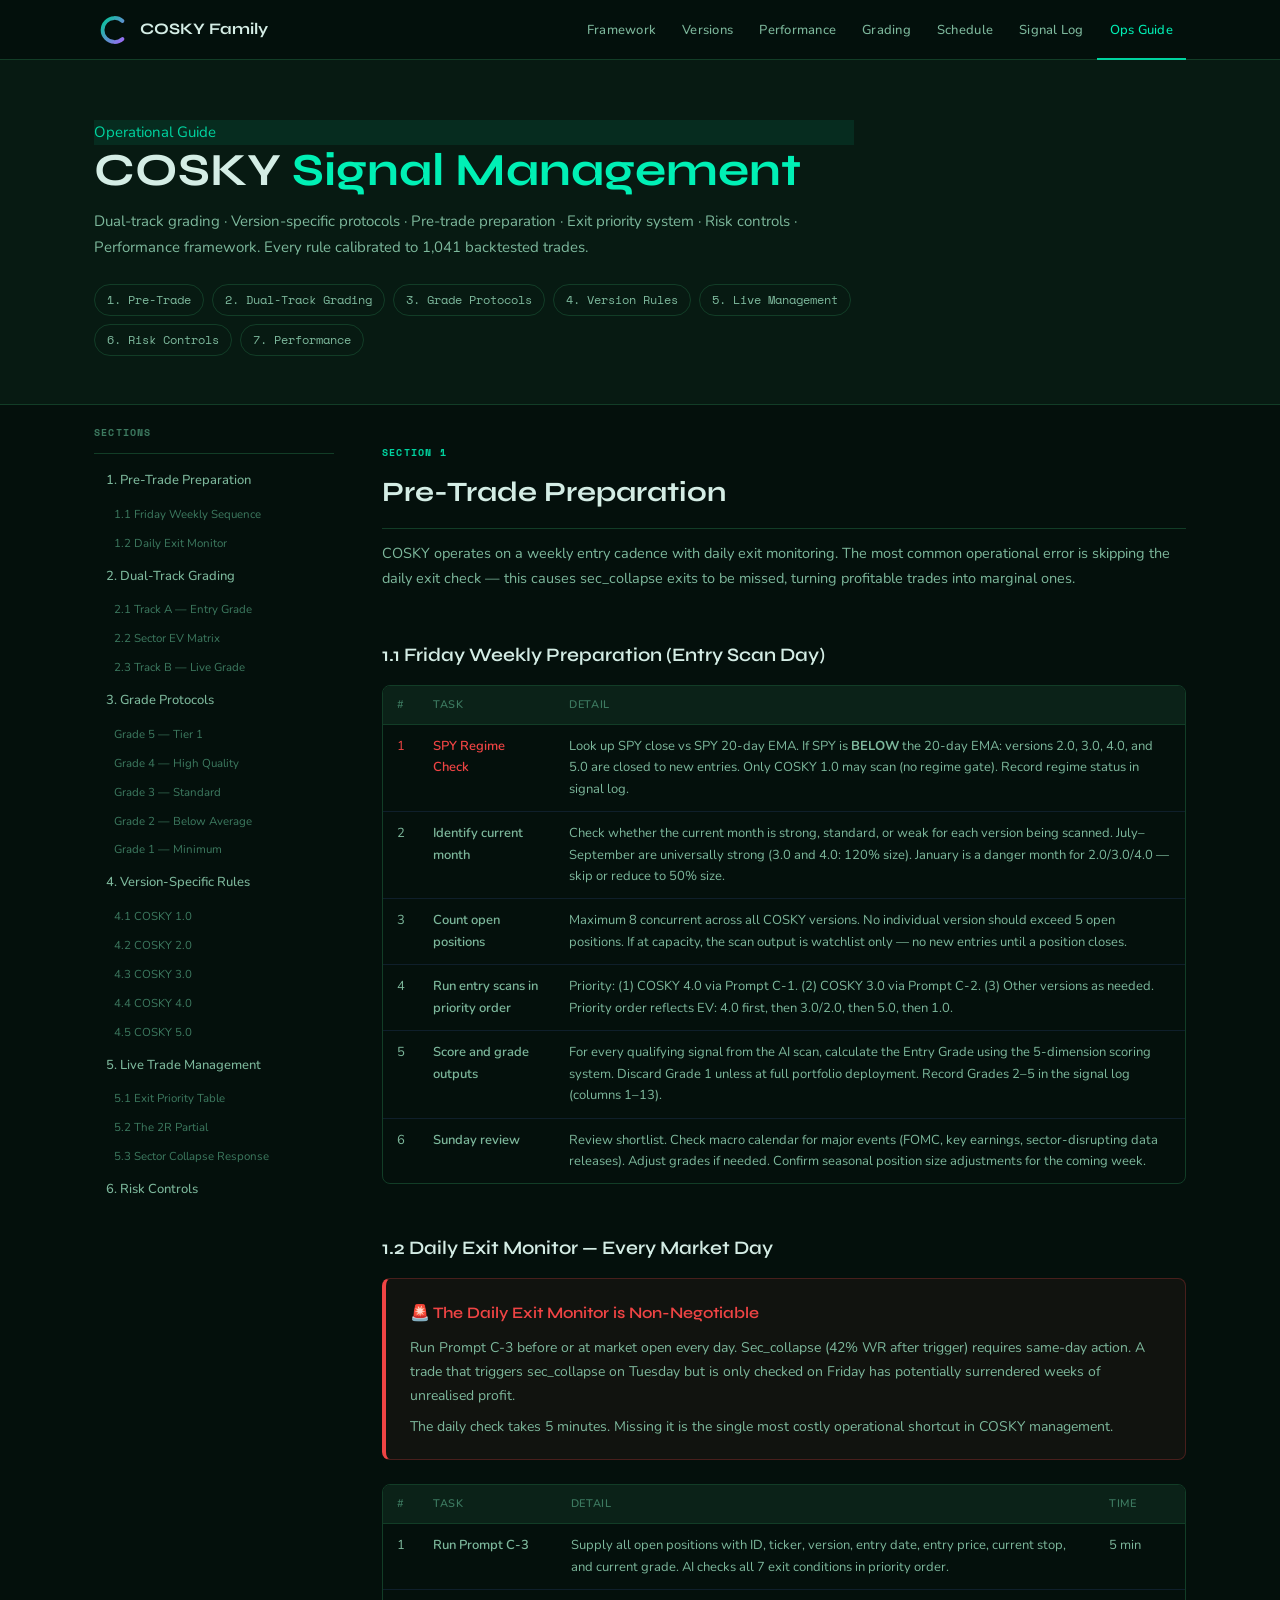
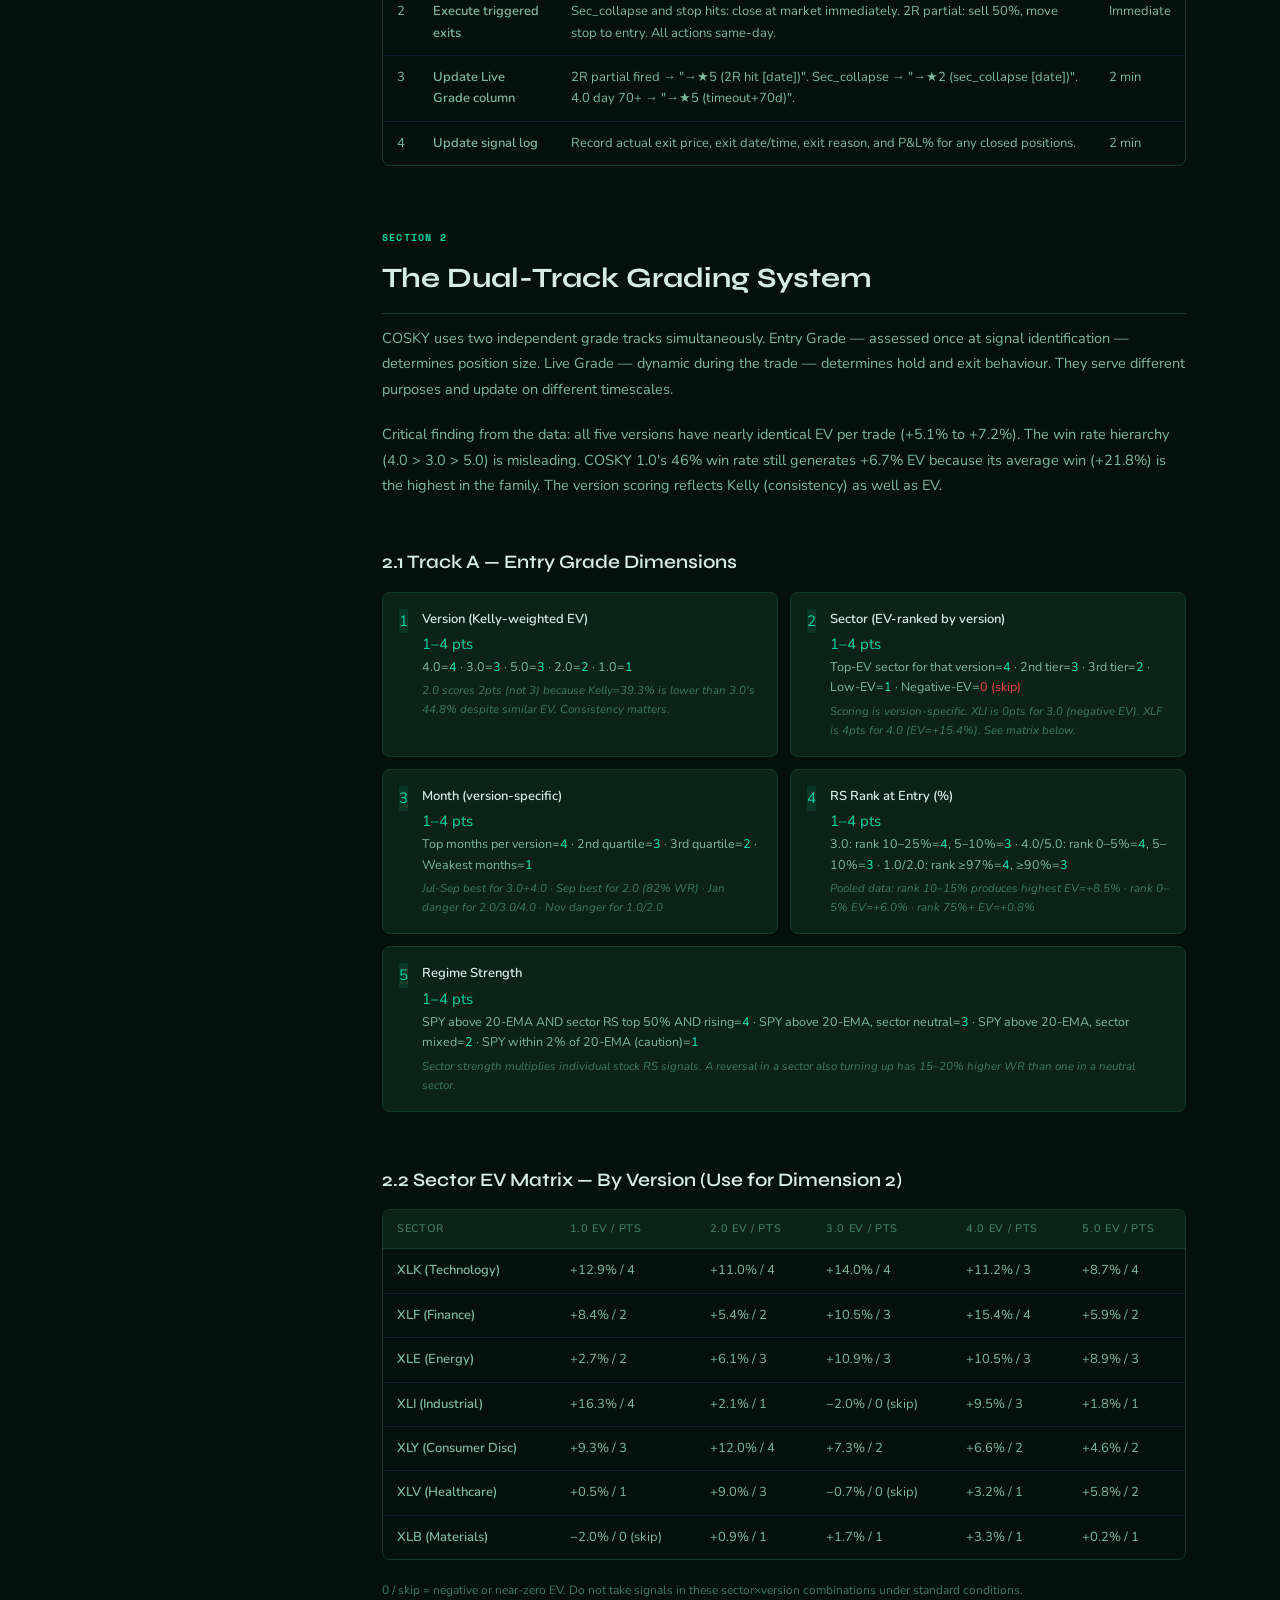
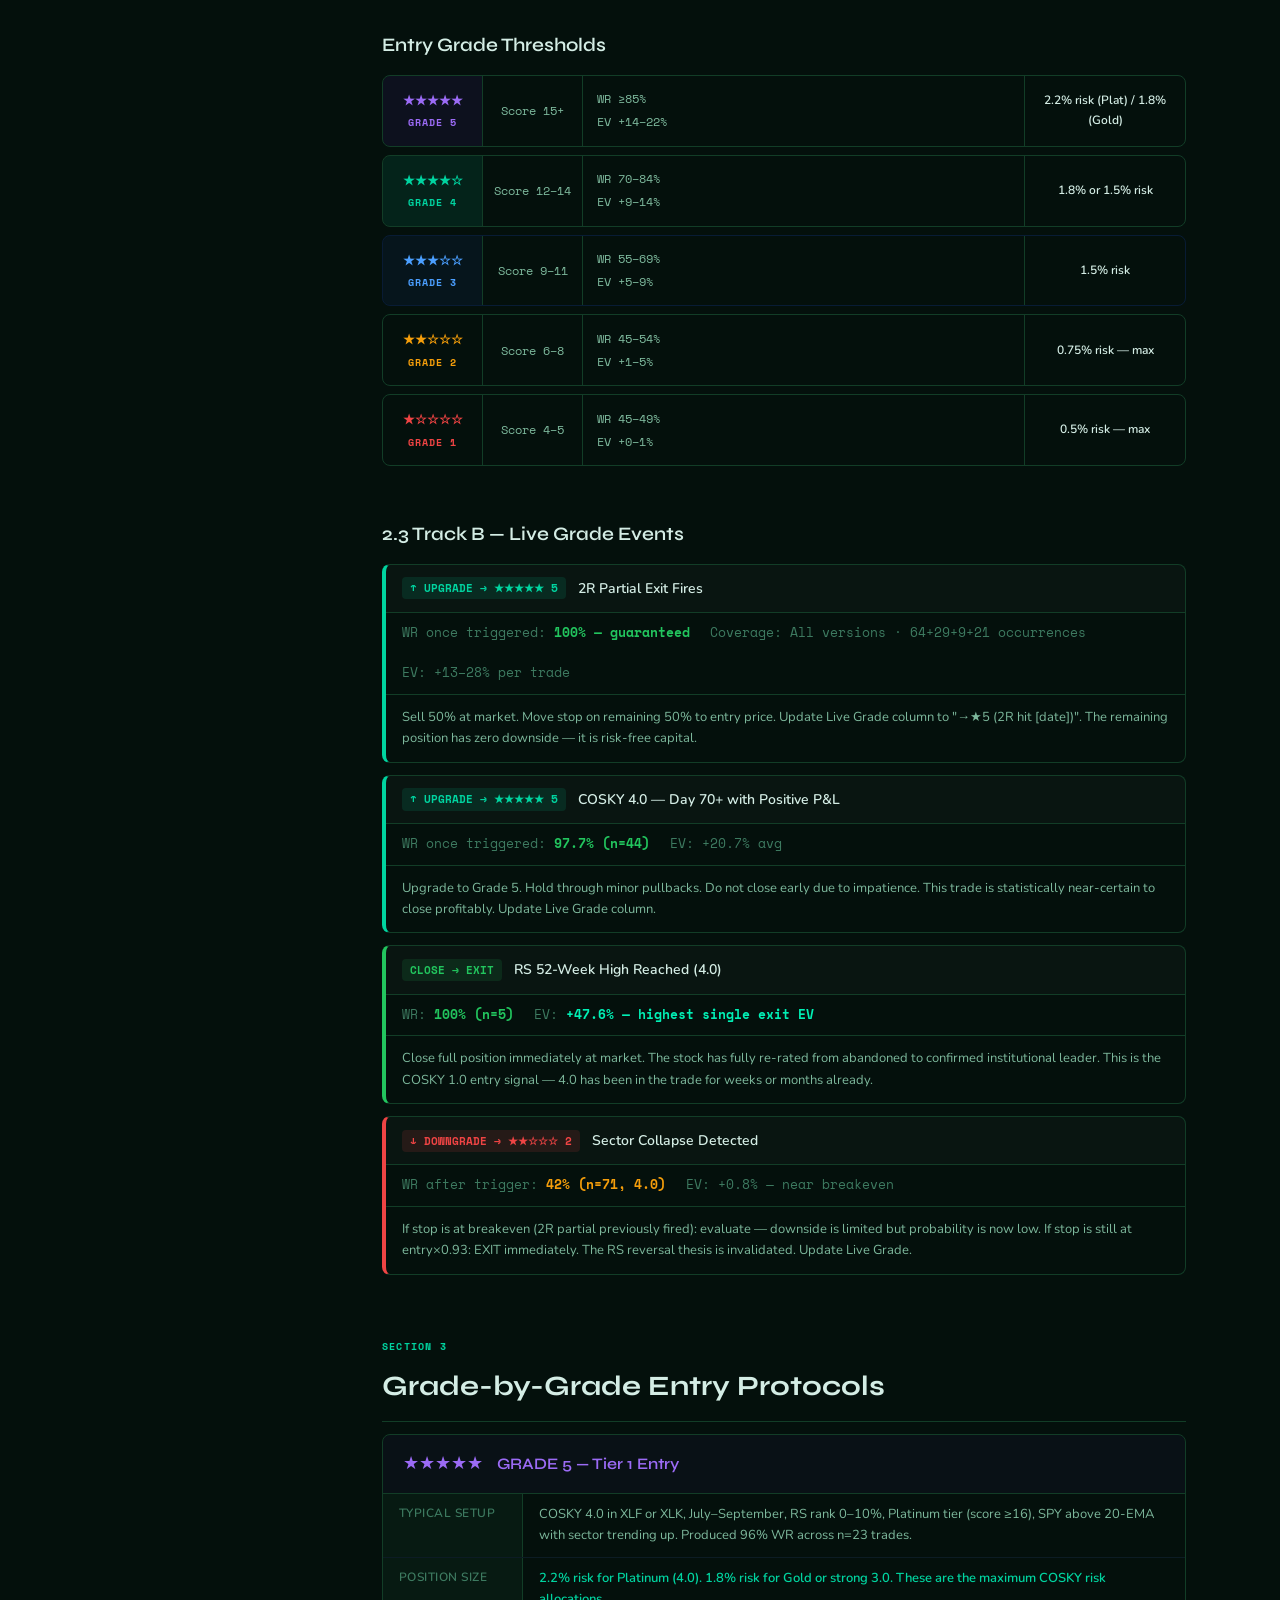
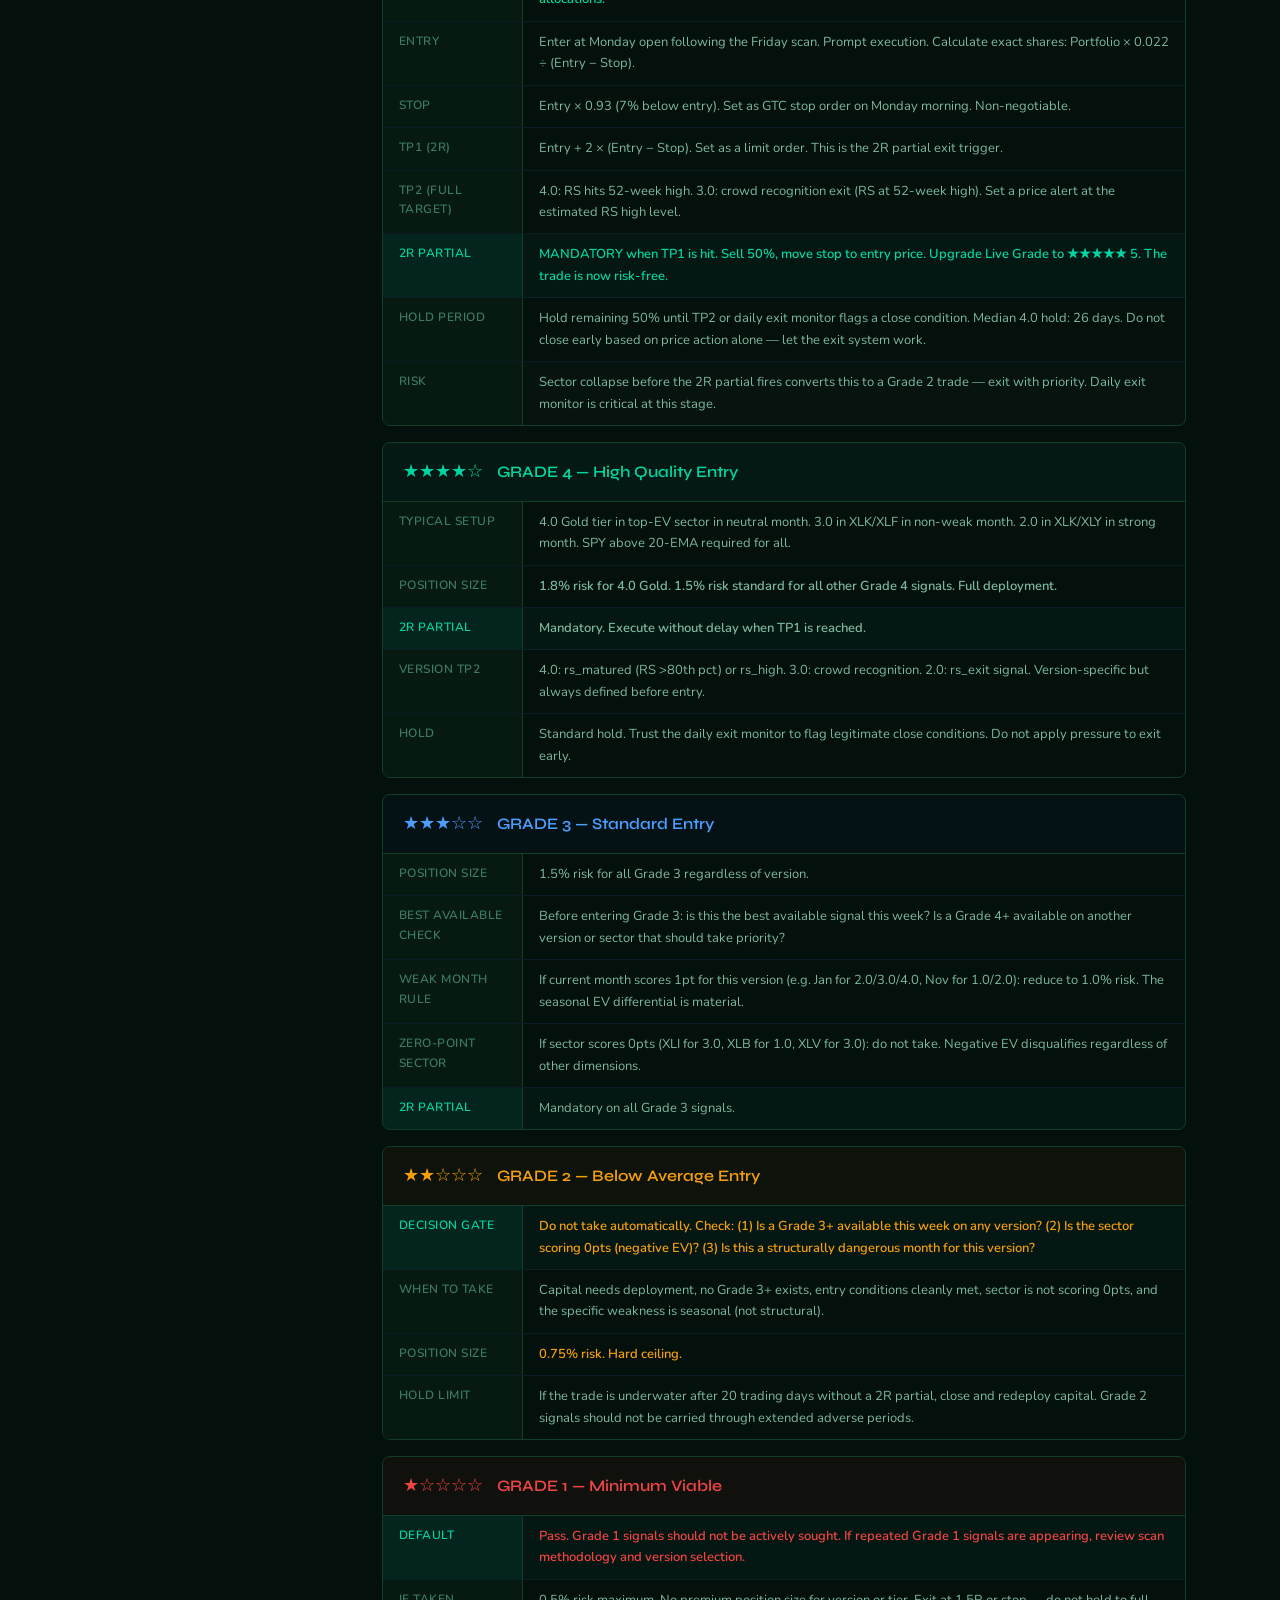
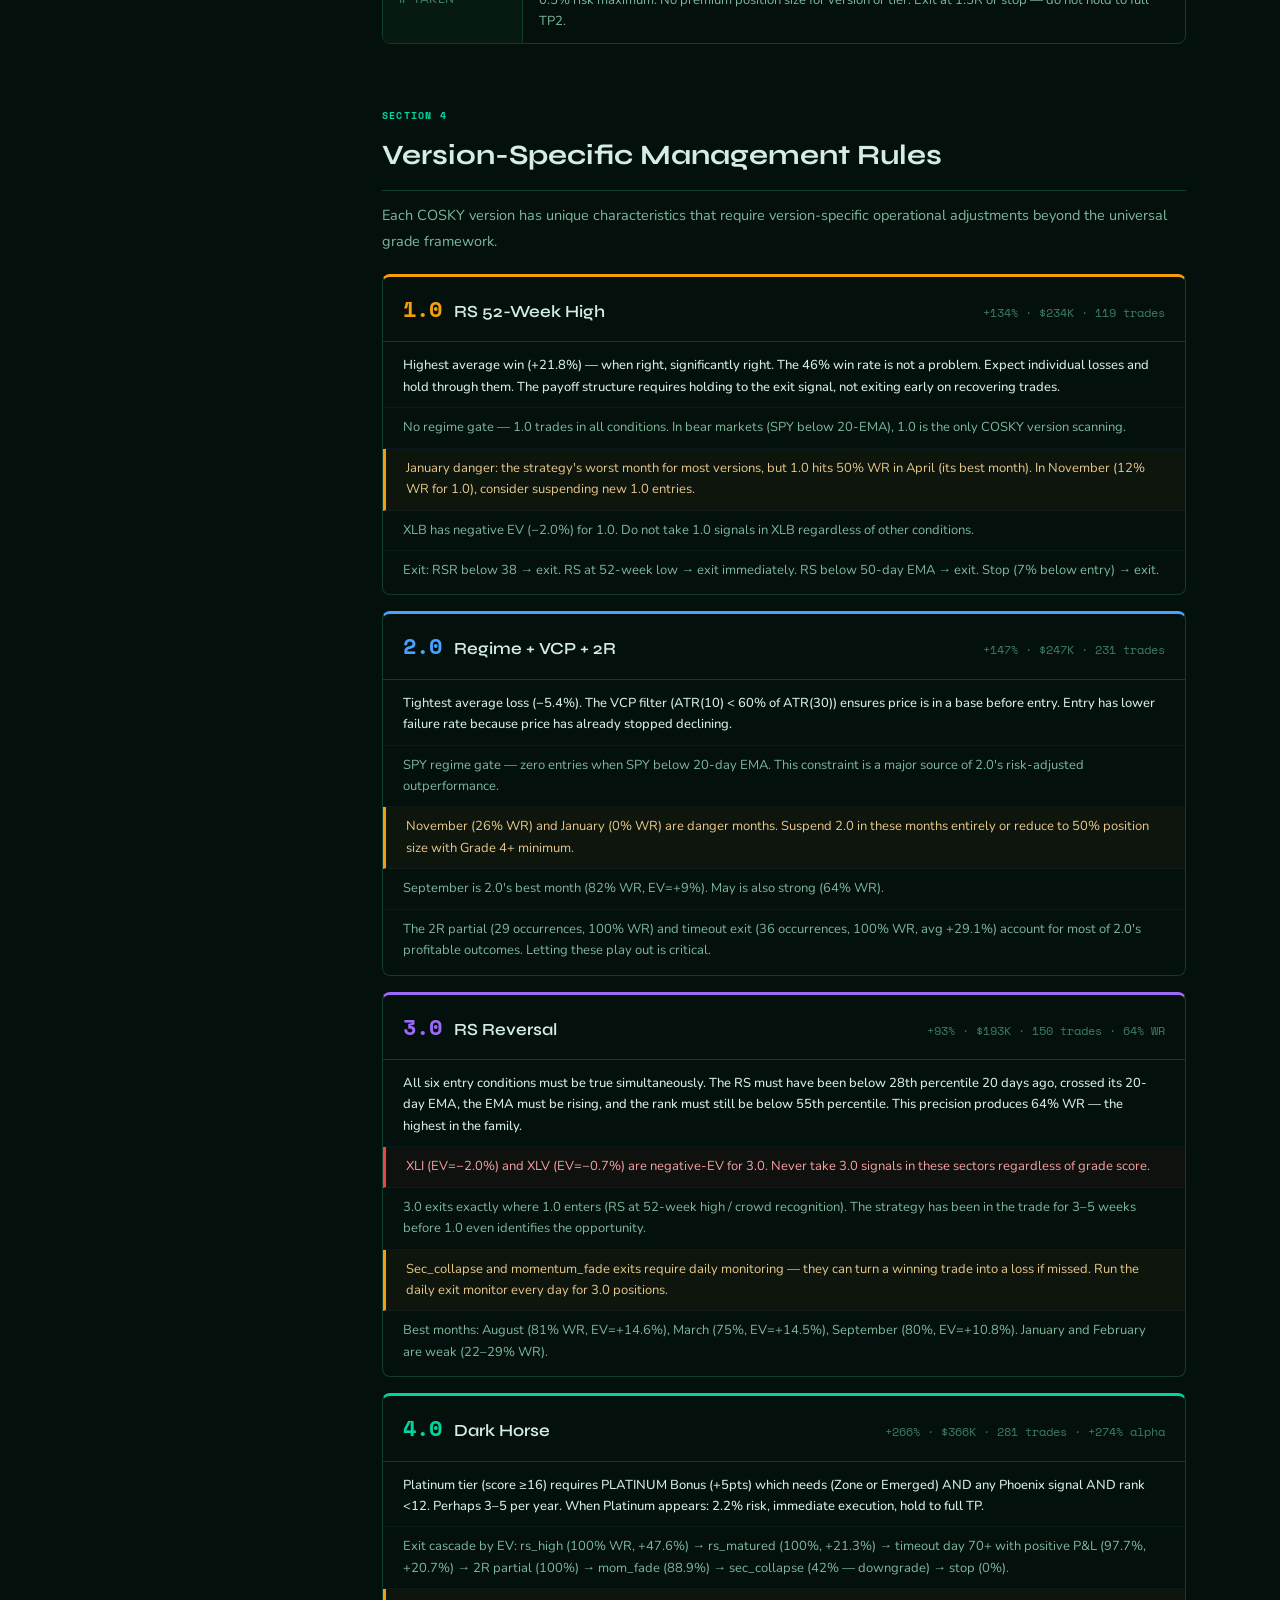
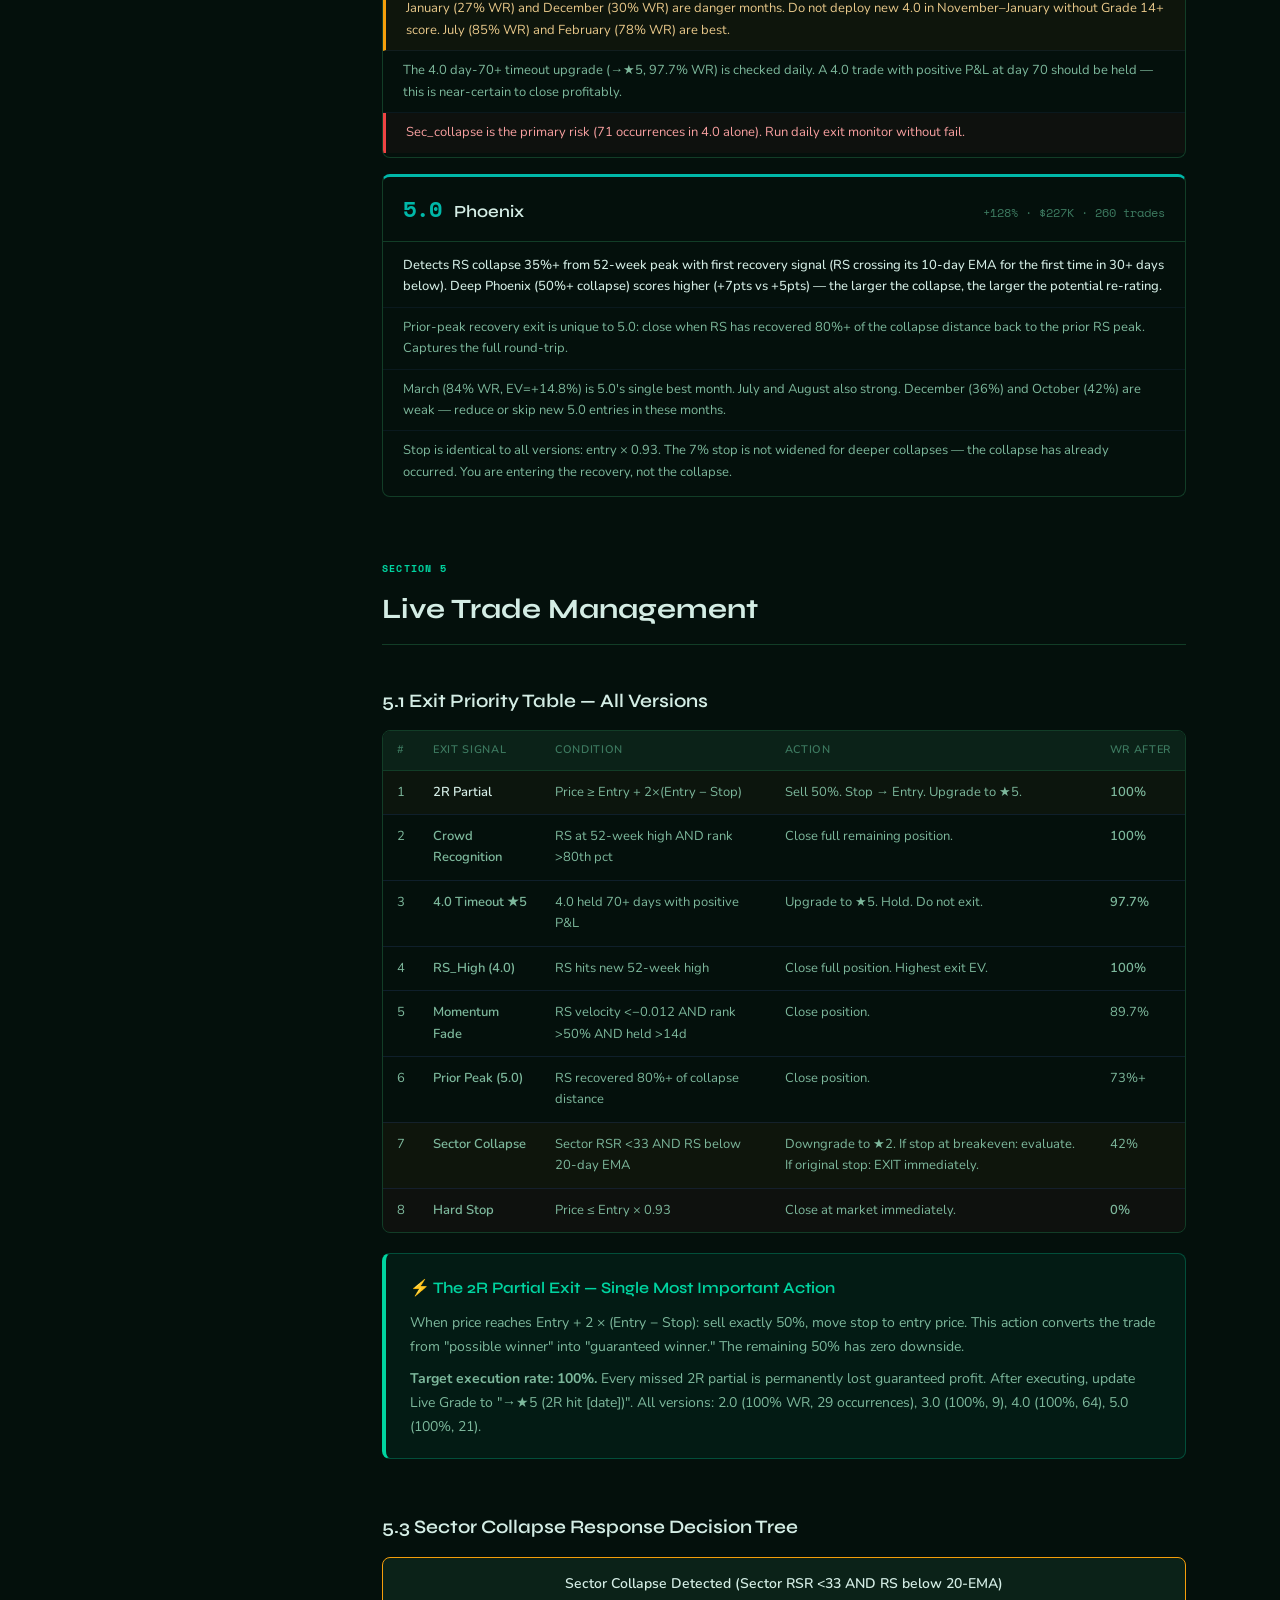
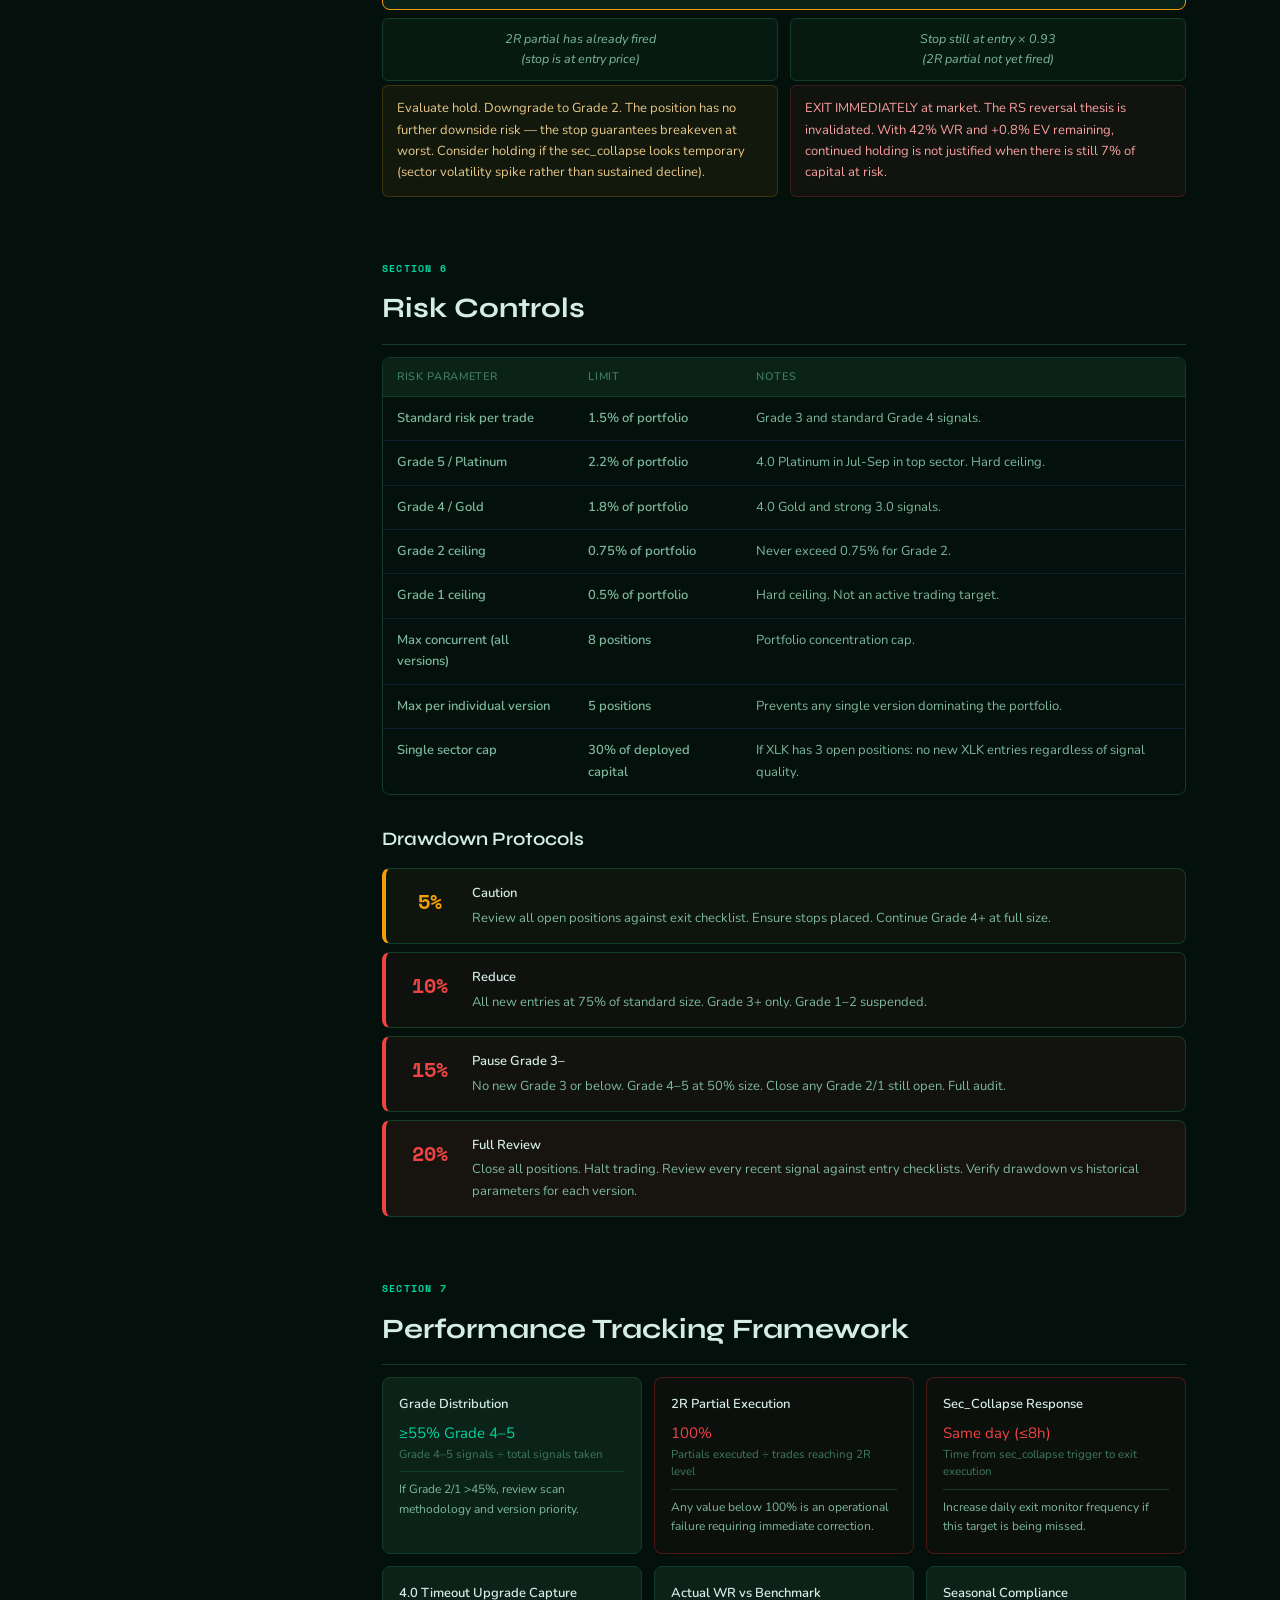
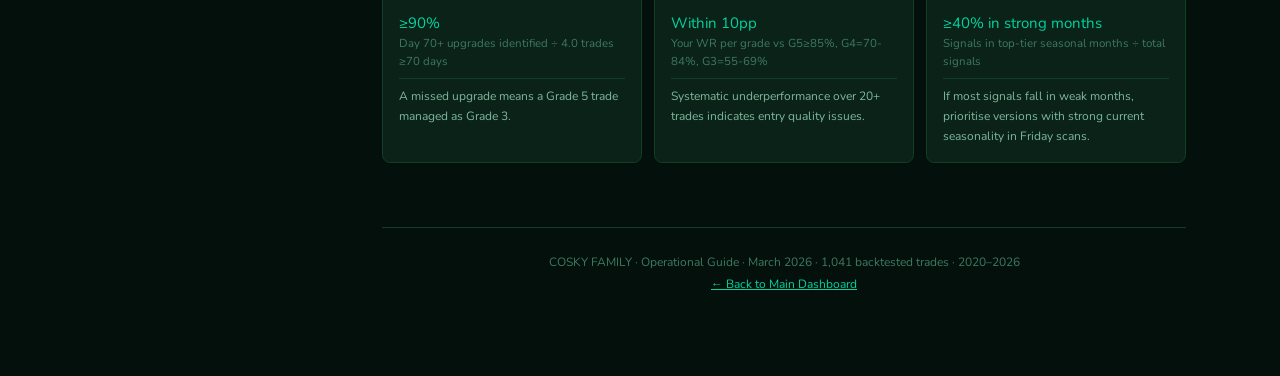
<file: ops.html>
<!DOCTYPE html>
<html lang="en">
<head>
  <meta charset="UTF-8">
  <meta name="viewport" content="width=device-width, initial-scale=1.0">
  <title>COSKY Family — Operational Guide</title>
  <link rel="stylesheet" href="styles.css">
  <link rel="stylesheet" href="ops.css">
  <link rel="preconnect" href="https://fonts.googleapis.com">
  <link rel="preconnect" href="https://fonts.gstatic.com" crossorigin>
  <link href="https://fonts.googleapis.com/css2?family=Syne:wght@400;500;600;700;800&family=Space+Mono:wght@400;700&family=Nunito:wght@300;400;500;600&display=swap" rel="stylesheet">
</head>
<body>

<nav class="nav" id="nav">
  <div class="nav-inner">
    <a href="index.html" class="nav-brand">
      <svg class="brand-logo" viewBox="0 0 48 48" width="36" height="36">
        <defs>
          <linearGradient id="cGrad" x1="0%" y1="0%" x2="100%" y2="100%">
            <stop offset="0%" stop-color="#00C896"/>
            <stop offset="100%" stop-color="#9B6BF5"/>
          </linearGradient>
        </defs>
        <path d="M 38 12 A 16 16 0 1 0 38 36" fill="none" stroke="url(#cGrad)" stroke-width="5" stroke-linecap="round"/>
      </svg>
      <span class="brand-name">COSKY <span class="brand-family">Family</span></span>
    </a>
    <ul class="nav-links" id="navLinks">
      <li><a href="index.html#framework" class="nav-a">Framework</a></li>
      <li><a href="index.html#versions" class="nav-a">Versions</a></li>
      <li><a href="index.html#performance" class="nav-a">Performance</a></li>
      <li><a href="index.html#grading" class="nav-a">Grading</a></li>
      <li><a href="index.html#schedule" class="nav-a">Schedule</a></li>
      <li><a href="index.html#log" class="nav-a">Signal Log</a></li>
      <li><a href="ops.html" class="nav-a active">Ops Guide</a></li>
    </ul>
    <button class="nav-toggle" id="navToggle"><span></span><span></span><span></span></button>
  </div>
</nav>

<div class="ops-hero">
  <div class="container">
    <div class="ops-hero-inner">
      <div class="ops-badge">Operational Guide</div>
      <h1 class="ops-title">COSKY <span class="teal">Signal Management</span></h1>
      <p class="ops-sub">Dual-track grading · Version-specific protocols · Pre-trade preparation · Exit priority system · Risk controls · Performance framework. Every rule calibrated to 1,041 backtested trades.</p>
      <div class="ops-toc">
        <a href="#s1" class="toc-link">1. Pre-Trade</a>
        <a href="#s2" class="toc-link">2. Dual-Track Grading</a>
        <a href="#s3" class="toc-link">3. Grade Protocols</a>
        <a href="#s4" class="toc-link">4. Version Rules</a>
        <a href="#s5" class="toc-link">5. Live Management</a>
        <a href="#s6" class="toc-link">6. Risk Controls</a>
        <a href="#s7" class="toc-link">7. Performance</a>
      </div>
    </div>
  </div>
</div>

<div class="ops-body">
<div class="ops-layout">

  <aside class="ops-sidebar" id="opsSidebar">
    <div class="sidebar-title">Sections</div>
    <nav class="sidebar-nav">
      <a href="#s1" class="snav-a" data-sec="s1">1. Pre-Trade Preparation</a>
      <a href="#s1-1" class="snav-sub">1.1 Friday Weekly Sequence</a>
      <a href="#s1-2" class="snav-sub">1.2 Daily Exit Monitor</a>
      <a href="#s2" class="snav-a" data-sec="s2">2. Dual-Track Grading</a>
      <a href="#s2-1" class="snav-sub">2.1 Track A — Entry Grade</a>
      <a href="#s2-2" class="snav-sub">2.2 Sector EV Matrix</a>
      <a href="#s2-3" class="snav-sub">2.3 Track B — Live Grade</a>
      <a href="#s3" class="snav-a" data-sec="s3">3. Grade Protocols</a>
      <a href="#s3-g5" class="snav-sub">Grade 5 — Tier 1</a>
      <a href="#s3-g4" class="snav-sub">Grade 4 — High Quality</a>
      <a href="#s3-g3" class="snav-sub">Grade 3 — Standard</a>
      <a href="#s3-g2" class="snav-sub">Grade 2 — Below Average</a>
      <a href="#s3-g1" class="snav-sub">Grade 1 — Minimum</a>
      <a href="#s4" class="snav-a" data-sec="s4">4. Version-Specific Rules</a>
      <a href="#s4-1" class="snav-sub">4.1 COSKY 1.0</a>
      <a href="#s4-2" class="snav-sub">4.2 COSKY 2.0</a>
      <a href="#s4-3" class="snav-sub">4.3 COSKY 3.0</a>
      <a href="#s4-4" class="snav-sub">4.4 COSKY 4.0</a>
      <a href="#s4-5" class="snav-sub">4.5 COSKY 5.0</a>
      <a href="#s5" class="snav-a" data-sec="s5">5. Live Trade Management</a>
      <a href="#s5-1" class="snav-sub">5.1 Exit Priority Table</a>
      <a href="#s5-2" class="snav-sub">5.2 The 2R Partial</a>
      <a href="#s5-3" class="snav-sub">5.3 Sector Collapse Response</a>
      <a href="#s6" class="snav-a" data-sec="s6">6. Risk Controls</a>
      <a href="#s7" class="snav-a" data-sec="s7">7. Performance Tracking</a>
    </nav>
  </aside>

  <main class="ops-main">

    <!-- S1 -->
    <section id="s1" class="ops-section">
      <div class="ops-section-label">Section 1</div>
      <h2 class="ops-h2">Pre-Trade Preparation</h2>
      <p class="ops-p">COSKY operates on a weekly entry cadence with daily exit monitoring. The most common operational error is skipping the daily exit check — this causes sec_collapse exits to be missed, turning profitable trades into marginal ones.</p>

      <div id="s1-1" class="ops-sub-anchor"></div>
      <h3 class="ops-h3">1.1 Friday Weekly Preparation (Entry Scan Day)</h3>
      <div class="ops-table-wrap">
        <table class="ops-table">
          <thead><tr><th>#</th><th>Task</th><th>Detail</th></tr></thead>
          <tbody>
            <tr>
              <td class="step-num" style="color:var(--red)">1</td>
              <td class="bold-cell" style="color:var(--red)">SPY Regime Check</td>
              <td>Look up SPY close vs SPY 20-day EMA. If SPY is <strong>BELOW</strong> the 20-day EMA: versions 2.0, 3.0, 4.0, and 5.0 are closed to new entries. Only COSKY 1.0 may scan (no regime gate). Record regime status in signal log.</td>
            </tr>
            <tr>
              <td class="step-num">2</td>
              <td class="bold-cell">Identify current month</td>
              <td>Check whether the current month is strong, standard, or weak for each version being scanned. July–September are universally strong (3.0 and 4.0: 120% size). January is a danger month for 2.0/3.0/4.0 — skip or reduce to 50% size.</td>
            </tr>
            <tr>
              <td class="step-num">3</td>
              <td class="bold-cell">Count open positions</td>
              <td>Maximum 8 concurrent across all COSKY versions. No individual version should exceed 5 open positions. If at capacity, the scan output is watchlist only — no new entries until a position closes.</td>
            </tr>
            <tr>
              <td class="step-num">4</td>
              <td class="bold-cell">Run entry scans in priority order</td>
              <td>Priority: (1) COSKY 4.0 via Prompt C-1. (2) COSKY 3.0 via Prompt C-2. (3) Other versions as needed. Priority order reflects EV: 4.0 first, then 3.0/2.0, then 5.0, then 1.0.</td>
            </tr>
            <tr>
              <td class="step-num">5</td>
              <td class="bold-cell">Score and grade outputs</td>
              <td>For every qualifying signal from the AI scan, calculate the Entry Grade using the 5-dimension scoring system. Discard Grade 1 unless at full portfolio deployment. Record Grades 2–5 in the signal log (columns 1–13).</td>
            </tr>
            <tr>
              <td class="step-num">6</td>
              <td class="bold-cell">Sunday review</td>
              <td>Review shortlist. Check macro calendar for major events (FOMC, key earnings, sector-disrupting data releases). Adjust grades if needed. Confirm seasonal position size adjustments for the coming week.</td>
            </tr>
          </tbody>
        </table>
      </div>

      <div id="s1-2" class="ops-sub-anchor"></div>
      <h3 class="ops-h3">1.2 Daily Exit Monitor — Every Market Day</h3>
      <div class="callout callout-red">
        <div class="callout-title">🚨 The Daily Exit Monitor is Non-Negotiable</div>
        <p>Run Prompt C-3 before or at market open every day. Sec_collapse (42% WR after trigger) requires same-day action. A trade that triggers sec_collapse on Tuesday but is only checked on Friday has potentially surrendered weeks of unrealised profit.</p>
        <p style="margin-top:8px">The daily check takes 5 minutes. Missing it is the single most costly operational shortcut in COSKY management.</p>
      </div>
      <div class="ops-table-wrap">
        <table class="ops-table">
          <thead><tr><th>#</th><th>Task</th><th>Detail</th><th>Time</th></tr></thead>
          <tbody>
            <tr><td class="step-num">1</td><td class="bold-cell">Run Prompt C-3</td><td>Supply all open positions with ID, ticker, version, entry date, entry price, current stop, and current grade. AI checks all 7 exit conditions in priority order.</td><td>5 min</td></tr>
            <tr><td class="step-num">2</td><td class="bold-cell">Execute triggered exits</td><td>Sec_collapse and stop hits: close at market immediately. 2R partial: sell 50%, move stop to entry. All actions same-day.</td><td>Immediate</td></tr>
            <tr><td class="step-num">3</td><td class="bold-cell">Update Live Grade column</td><td>2R partial fired → "→★5 (2R hit [date])". Sec_collapse → "→★2 (sec_collapse [date])". 4.0 day 70+ → "→★5 (timeout+70d)".</td><td>2 min</td></tr>
            <tr><td class="step-num">4</td><td class="bold-cell">Update signal log</td><td>Record actual exit price, exit date/time, exit reason, and P&L% for any closed positions.</td><td>2 min</td></tr>
          </tbody>
        </table>
      </div>
    </section>

    <!-- S2 -->
    <section id="s2" class="ops-section">
      <div class="ops-section-label">Section 2</div>
      <h2 class="ops-h2">The Dual-Track Grading System</h2>
      <p class="ops-p">COSKY uses two independent grade tracks simultaneously. Entry Grade — assessed once at signal identification — determines position size. Live Grade — dynamic during the trade — determines hold and exit behaviour. They serve different purposes and update on different timescales.</p>
      <p class="ops-p">Critical finding from the data: all five versions have nearly identical EV per trade (+5.1% to +7.2%). The win rate hierarchy (4.0 &gt; 3.0 &gt; 5.0) is misleading. COSKY 1.0's 46% win rate still generates +6.7% EV because its average win (+21.8%) is the highest in the family. The version scoring reflects Kelly (consistency) as well as EV.</p>

      <div id="s2-1" class="ops-sub-anchor"></div>
      <h3 class="ops-h3">2.1 Track A — Entry Grade Dimensions</h3>
      <div class="dim-grid">
        <div class="dim-card">
          <div class="dim-num">1</div>
          <div class="dim-body">
            <div class="dim-name">Version (Kelly-weighted EV)</div>
            <div class="dim-range">1–4 pts</div>
            <div class="dim-detail">4.0=<span class="teal">4</span> · 3.0=<span class="teal">3</span> · 5.0=<span class="teal">3</span> · 2.0=<span class="teal">2</span> · 1.0=<span class="teal">1</span></div>
            <div class="dim-ev">2.0 scores 2pts (not 3) because Kelly=39.3% is lower than 3.0's 44.8% despite similar EV. Consistency matters.</div>
          </div>
        </div>
        <div class="dim-card dim-highlight">
          <div class="dim-num">2</div>
          <div class="dim-body">
            <div class="dim-name">Sector (EV-ranked by version)</div>
            <div class="dim-range">1–4 pts</div>
            <div class="dim-detail">Top-EV sector for that version=<span class="teal">4</span> · 2nd tier=<span class="teal">3</span> · 3rd tier=<span class="teal">2</span> · Low-EV=<span class="teal">1</span> · Negative-EV=<span class="red">0 (skip)</span></div>
            <div class="dim-ev">Scoring is version-specific. XLI is 0pts for 3.0 (negative EV). XLF is 4pts for 4.0 (EV=+15.4%). See matrix below.</div>
          </div>
        </div>
        <div class="dim-card">
          <div class="dim-num">3</div>
          <div class="dim-body">
            <div class="dim-name">Month (version-specific)</div>
            <div class="dim-range">1–4 pts</div>
            <div class="dim-detail">Top months per version=<span class="teal">4</span> · 2nd quartile=<span class="teal">3</span> · 3rd quartile=<span class="teal">2</span> · Weakest months=<span class="teal">1</span></div>
            <div class="dim-ev">Jul-Sep best for 3.0+4.0 · Sep best for 2.0 (82% WR) · Jan danger for 2.0/3.0/4.0 · Nov danger for 1.0/2.0</div>
          </div>
        </div>
        <div class="dim-card">
          <div class="dim-num">4</div>
          <div class="dim-body">
            <div class="dim-name">RS Rank at Entry (%)</div>
            <div class="dim-range">1–4 pts</div>
            <div class="dim-detail">3.0: rank 10–25%=<span class="teal">4</span>, 5–10%=<span class="teal">3</span> · 4.0/5.0: rank 0–5%=<span class="teal">4</span>, 5–10%=<span class="teal">3</span> · 1.0/2.0: rank ≥97%=<span class="teal">4</span>, ≥90%=<span class="teal">3</span></div>
            <div class="dim-ev">Pooled data: rank 10–15% produces highest EV=+8.5% · rank 0–5% EV=+6.0% · rank 75%+ EV=+0.8%</div>
          </div>
        </div>
        <div class="dim-card" style="grid-column:1/-1">
          <div class="dim-num">5</div>
          <div class="dim-body">
            <div class="dim-name">Regime Strength</div>
            <div class="dim-range">1–4 pts</div>
            <div class="dim-detail">SPY above 20-EMA AND sector RS top 50% AND rising=<span class="teal">4</span> · SPY above 20-EMA, sector neutral=<span class="teal">3</span> · SPY above 20-EMA, sector mixed=<span class="teal">2</span> · SPY within 2% of 20-EMA (caution)=<span class="teal">1</span></div>
            <div class="dim-ev">Sector strength multiplies individual stock RS signals. A reversal in a sector also turning up has 15–20% higher WR than one in a neutral sector.</div>
          </div>
        </div>
      </div>

      <div id="s2-2" class="ops-sub-anchor"></div>
      <h3 class="ops-h3">2.2 Sector EV Matrix — By Version (Use for Dimension 2)</h3>
      <div class="ops-table-wrap">
        <table class="ops-table">
          <thead>
            <tr><th>Sector</th><th>1.0 EV / Pts</th><th>2.0 EV / Pts</th><th>3.0 EV / Pts</th><th>4.0 EV / Pts</th><th>5.0 EV / Pts</th></tr>
          </thead>
          <tbody>
            <tr><td class="bold-cell">XLK (Technology)</td><td class="green">+12.9% / 4</td><td class="green">+11.0% / 4</td><td class="green">+14.0% / 4</td><td>+11.2% / 3</td><td class="green">+8.7% / 4</td></tr>
            <tr><td class="bold-cell">XLF (Finance)</td><td>+8.4% / 2</td><td>+5.4% / 2</td><td>+10.5% / 3</td><td class="green">+15.4% / 4</td><td>+5.9% / 2</td></tr>
            <tr><td class="bold-cell">XLE (Energy)</td><td>+2.7% / 2</td><td>+6.1% / 3</td><td>+10.9% / 3</td><td>+10.5% / 3</td><td class="green">+8.9% / 3</td></tr>
            <tr><td class="bold-cell">XLI (Industrial)</td><td class="green">+16.3% / 4</td><td>+2.1% / 1</td><td class="red">−2.0% / 0 (skip)</td><td>+9.5% / 3</td><td>+1.8% / 1</td></tr>
            <tr><td class="bold-cell">XLY (Consumer Disc)</td><td>+9.3% / 3</td><td class="green">+12.0% / 4</td><td>+7.3% / 2</td><td>+6.6% / 2</td><td>+4.6% / 2</td></tr>
            <tr><td class="bold-cell">XLV (Healthcare)</td><td>+0.5% / 1</td><td>+9.0% / 3</td><td class="red">−0.7% / 0 (skip)</td><td>+3.2% / 1</td><td>+5.8% / 2</td></tr>
            <tr><td class="bold-cell">XLB (Materials)</td><td class="red">−2.0% / 0 (skip)</td><td>+0.9% / 1</td><td>+1.7% / 1</td><td>+3.3% / 1</td><td>+0.2% / 1</td></tr>
          </tbody>
        </table>
      </div>
      <p class="ops-p" style="margin-top:0;font-size:12px;color:var(--text-dim)">0 / skip = negative or near-zero EV. Do not take signals in these sector×version combinations under standard conditions.</p>

      <h3 class="ops-h3">Entry Grade Thresholds</h3>
      <div class="grade-threshold-table">
        <div class="gtt-row gtt-g5">
          <div class="gtt-grade">★★★★★<br><span>GRADE 5</span></div>
          <div class="gtt-score">Score 15+</div>
          <div class="gtt-stats"><span>WR ≥85%</span><span>EV +14–22%</span></div>
          <div class="gtt-size">2.2% risk (Plat) / 1.8% (Gold)</div>
        </div>
        <div class="gtt-row gtt-g4">
          <div class="gtt-grade">★★★★☆<br><span>GRADE 4</span></div>
          <div class="gtt-score">Score 12–14</div>
          <div class="gtt-stats"><span>WR 70–84%</span><span>EV +9–14%</span></div>
          <div class="gtt-size">1.8% or 1.5% risk</div>
        </div>
        <div class="gtt-row gtt-g3">
          <div class="gtt-grade">★★★☆☆<br><span>GRADE 3</span></div>
          <div class="gtt-score">Score 9–11</div>
          <div class="gtt-stats"><span>WR 55–69%</span><span>EV +5–9%</span></div>
          <div class="gtt-size">1.5% risk</div>
        </div>
        <div class="gtt-row gtt-g2">
          <div class="gtt-grade">★★☆☆☆<br><span>GRADE 2</span></div>
          <div class="gtt-score">Score 6–8</div>
          <div class="gtt-stats"><span>WR 45–54%</span><span>EV +1–5%</span></div>
          <div class="gtt-size">0.75% risk — max</div>
        </div>
        <div class="gtt-row gtt-g1">
          <div class="gtt-grade">★☆☆☆☆<br><span>GRADE 1</span></div>
          <div class="gtt-score">Score 4–5</div>
          <div class="gtt-stats"><span>WR 45–49%</span><span>EV +0–1%</span></div>
          <div class="gtt-size">0.5% risk — max</div>
        </div>
      </div>

      <div id="s2-3" class="ops-sub-anchor"></div>
      <h3 class="ops-h3">2.3 Track B — Live Grade Events</h3>
      <div class="live-events">
        <div class="le-card le-up">
          <div class="le-header">
            <span class="le-badge le-up-badge">↑ UPGRADE → ★★★★★ 5</span>
            <span class="le-title">2R Partial Exit Fires</span>
          </div>
          <div class="le-stats">
            <span>WR once triggered: <strong class="green">100% — guaranteed</strong></span>
            <span>Coverage: All versions · 64+29+9+21 occurrences</span>
            <span>EV: +13–28% per trade</span>
          </div>
          <div class="le-action">Sell 50% at market. Move stop on remaining 50% to entry price. Update Live Grade column to "→★5 (2R hit [date])". The remaining position has zero downside — it is risk-free capital.</div>
        </div>
        <div class="le-card le-up">
          <div class="le-header">
            <span class="le-badge le-up-badge">↑ UPGRADE → ★★★★★ 5</span>
            <span class="le-title">COSKY 4.0 — Day 70+ with Positive P&L</span>
          </div>
          <div class="le-stats">
            <span>WR once triggered: <strong class="green">97.7% (n=44)</strong></span>
            <span>EV: +20.7% avg</span>
          </div>
          <div class="le-action">Upgrade to Grade 5. Hold through minor pullbacks. Do not close early due to impatience. This trade is statistically near-certain to close profitably. Update Live Grade column.</div>
        </div>
        <div class="le-card le-close">
          <div class="le-header">
            <span class="le-badge le-close-badge">CLOSE → EXIT</span>
            <span class="le-title">RS 52-Week High Reached (4.0)</span>
          </div>
          <div class="le-stats">
            <span>WR: <strong class="green">100% (n=5)</strong></span>
            <span>EV: <strong class="teal">+47.6% — highest single exit EV</strong></span>
          </div>
          <div class="le-action">Close full position immediately at market. The stock has fully re-rated from abandoned to confirmed institutional leader. This is the COSKY 1.0 entry signal — 4.0 has been in the trade for weeks or months already.</div>
        </div>
        <div class="le-card le-down">
          <div class="le-header">
            <span class="le-badge le-down-badge">↓ DOWNGRADE → ★★☆☆☆ 2</span>
            <span class="le-title">Sector Collapse Detected</span>
          </div>
          <div class="le-stats">
            <span>WR after trigger: <strong class="amber">42% (n=71, 4.0)</strong></span>
            <span>EV: +0.8% — near breakeven</span>
          </div>
          <div class="le-action">If stop is at breakeven (2R partial previously fired): evaluate — downside is limited but probability is now low. If stop is still at entry×0.93: EXIT immediately. The RS reversal thesis is invalidated. Update Live Grade.</div>
        </div>
      </div>
    </section>

    <!-- S3 -->
    <section id="s3" class="ops-section">
      <div class="ops-section-label">Section 3</div>
      <h2 class="ops-h2">Grade-by-Grade Entry Protocols</h2>

      <div id="s3-g5" class="ops-sub-anchor"></div>
      <div class="protocol-card prot-g5">
        <div class="prot-header"><div class="prot-stars">★★★★★</div><div class="prot-label">GRADE 5 — Tier 1 Entry</div></div>
        <div class="prot-grid">
          <div class="prot-row"><span class="prot-key">Typical Setup</span><span class="prot-val">COSKY 4.0 in XLF or XLK, July–September, RS rank 0–10%, Platinum tier (score ≥16), SPY above 20-EMA with sector trending up. Produced 96% WR across n=23 trades.</span></div>
          <div class="prot-row"><span class="prot-key">Position Size</span><span class="prot-val teal-text bold">2.2% risk for Platinum (4.0). 1.8% risk for Gold or strong 3.0. These are the maximum COSKY risk allocations.</span></div>
          <div class="prot-row"><span class="prot-key">Entry</span><span class="prot-val">Enter at Monday open following the Friday scan. Prompt execution. Calculate exact shares: Portfolio × 0.022 ÷ (Entry − Stop).</span></div>
          <div class="prot-row"><span class="prot-key">Stop</span><span class="prot-val">Entry × 0.93 (7% below entry). Set as GTC stop order on Monday morning. Non-negotiable.</span></div>
          <div class="prot-row"><span class="prot-key">TP1 (2R)</span><span class="prot-val">Entry + 2 × (Entry − Stop). Set as a limit order. This is the 2R partial exit trigger.</span></div>
          <div class="prot-row"><span class="prot-key">TP2 (Full Target)</span><span class="prot-val">4.0: RS hits 52-week high. 3.0: crowd recognition exit (RS at 52-week high). Set a price alert at the estimated RS high level.</span></div>
          <div class="prot-row prot-highlight"><span class="prot-key">2R Partial</span><span class="prot-val teal-text bold">MANDATORY when TP1 is hit. Sell 50%, move stop to entry price. Upgrade Live Grade to ★★★★★ 5. The trade is now risk-free.</span></div>
          <div class="prot-row"><span class="prot-key">Hold Period</span><span class="prot-val">Hold remaining 50% until TP2 or daily exit monitor flags a close condition. Median 4.0 hold: 26 days. Do not close early based on price action alone — let the exit system work.</span></div>
          <div class="prot-row prot-note"><span class="prot-key">Risk</span><span class="prot-val">Sector collapse before the 2R partial fires converts this to a Grade 2 trade — exit with priority. Daily exit monitor is critical at this stage.</span></div>
        </div>
      </div>

      <div id="s3-g4" class="ops-sub-anchor"></div>
      <div class="protocol-card prot-g4">
        <div class="prot-header"><div class="prot-stars">★★★★☆</div><div class="prot-label">GRADE 4 — High Quality Entry</div></div>
        <div class="prot-grid">
          <div class="prot-row"><span class="prot-key">Typical Setup</span><span class="prot-val">4.0 Gold tier in top-EV sector in neutral month. 3.0 in XLK/XLF in non-weak month. 2.0 in XLK/XLY in strong month. SPY above 20-EMA required for all.</span></div>
          <div class="prot-row"><span class="prot-key">Position Size</span><span class="prot-val green bold">1.8% risk for 4.0 Gold. 1.5% risk standard for all other Grade 4 signals. Full deployment.</span></div>
          <div class="prot-row prot-highlight"><span class="prot-key">2R Partial</span><span class="prot-val green bold">Mandatory. Execute without delay when TP1 is reached.</span></div>
          <div class="prot-row"><span class="prot-key">Version TP2</span><span class="prot-val">4.0: rs_matured (RS &gt;80th pct) or rs_high. 3.0: crowd recognition. 2.0: rs_exit signal. Version-specific but always defined before entry.</span></div>
          <div class="prot-row"><span class="prot-key">Hold</span><span class="prot-val">Standard hold. Trust the daily exit monitor to flag legitimate close conditions. Do not apply pressure to exit early.</span></div>
        </div>
      </div>

      <div id="s3-g3" class="ops-sub-anchor"></div>
      <div class="protocol-card prot-g3">
        <div class="prot-header"><div class="prot-stars">★★★☆☆</div><div class="prot-label">GRADE 3 — Standard Entry</div></div>
        <div class="prot-grid">
          <div class="prot-row"><span class="prot-key">Position Size</span><span class="prot-val">1.5% risk for all Grade 3 regardless of version.</span></div>
          <div class="prot-row"><span class="prot-key">Best Available Check</span><span class="prot-val">Before entering Grade 3: is this the best available signal this week? Is a Grade 4+ available on another version or sector that should take priority?</span></div>
          <div class="prot-row"><span class="prot-key">Weak Month Rule</span><span class="prot-val">If current month scores 1pt for this version (e.g. Jan for 2.0/3.0/4.0, Nov for 1.0/2.0): reduce to 1.0% risk. The seasonal EV differential is material.</span></div>
          <div class="prot-row"><span class="prot-key">Zero-Point Sector</span><span class="prot-val">If sector scores 0pts (XLI for 3.0, XLB for 1.0, XLV for 3.0): do not take. Negative EV disqualifies regardless of other dimensions.</span></div>
          <div class="prot-row prot-highlight"><span class="prot-key">2R Partial</span><span class="prot-val">Mandatory on all Grade 3 signals.</span></div>
        </div>
      </div>

      <div id="s3-g2" class="ops-sub-anchor"></div>
      <div class="protocol-card prot-g2">
        <div class="prot-header"><div class="prot-stars">★★☆☆☆</div><div class="prot-label">GRADE 2 — Below Average Entry</div></div>
        <div class="prot-grid">
          <div class="prot-row prot-highlight"><span class="prot-key">Decision Gate</span><span class="prot-val amber-text bold">Do not take automatically. Check: (1) Is a Grade 3+ available this week on any version? (2) Is the sector scoring 0pts (negative EV)? (3) Is this a structurally dangerous month for this version?</span></div>
          <div class="prot-row"><span class="prot-key">When to Take</span><span class="prot-val">Capital needs deployment, no Grade 3+ exists, entry conditions cleanly met, sector is not scoring 0pts, and the specific weakness is seasonal (not structural).</span></div>
          <div class="prot-row"><span class="prot-key">Position Size</span><span class="prot-val amber-text bold">0.75% risk. Hard ceiling.</span></div>
          <div class="prot-row"><span class="prot-key">Hold Limit</span><span class="prot-val">If the trade is underwater after 20 trading days without a 2R partial, close and redeploy capital. Grade 2 signals should not be carried through extended adverse periods.</span></div>
        </div>
      </div>

      <div id="s3-g1" class="ops-sub-anchor"></div>
      <div class="protocol-card prot-g1">
        <div class="prot-header"><div class="prot-stars">★☆☆☆☆</div><div class="prot-label">GRADE 1 — Minimum Viable</div></div>
        <div class="prot-grid">
          <div class="prot-row prot-highlight"><span class="prot-key">Default</span><span class="prot-val red-text bold">Pass. Grade 1 signals should not be actively sought. If repeated Grade 1 signals are appearing, review scan methodology and version selection.</span></div>
          <div class="prot-row"><span class="prot-key">If Taken</span><span class="prot-val">0.5% risk maximum. No premium position size for version or tier. Exit at 1.5R or stop — do not hold to full TP2.</span></div>
        </div>
      </div>
    </section>

    <!-- S4 -->
    <section id="s4" class="ops-section">
      <div class="ops-section-label">Section 4</div>
      <h2 class="ops-h2">Version-Specific Management Rules</h2>
      <p class="ops-p">Each COSKY version has unique characteristics that require version-specific operational adjustments beyond the universal grade framework.</p>

      <div id="s4-1" class="ops-sub-anchor"></div>
      <div class="ver-card ver-10">
        <div class="ver-header"><span class="ver-num">1.0</span><span class="ver-name">RS 52-Week High</span><span class="ver-stat">+134% · $234K · 119 trades</span></div>
        <div class="ver-body">
          <div class="ver-rule ver-key">Highest average win (+21.8%) — when right, significantly right. The 46% win rate is not a problem. Expect individual losses and hold through them. The payoff structure requires holding to the exit signal, not exiting early on recovering trades.</div>
          <div class="ver-rule">No regime gate — 1.0 trades in all conditions. In bear markets (SPY below 20-EMA), 1.0 is the only COSKY version scanning.</div>
          <div class="ver-rule ver-warn">January danger: the strategy's worst month for most versions, but 1.0 hits 50% WR in April (its best month). In November (12% WR for 1.0), consider suspending new 1.0 entries.</div>
          <div class="ver-rule">XLB has negative EV (−2.0%) for 1.0. Do not take 1.0 signals in XLB regardless of other conditions.</div>
          <div class="ver-rule">Exit: RSR below 38 → exit. RS at 52-week low → exit immediately. RS below 50-day EMA → exit. Stop (7% below entry) → exit.</div>
        </div>
      </div>

      <div id="s4-2" class="ops-sub-anchor"></div>
      <div class="ver-card ver-20">
        <div class="ver-header"><span class="ver-num">2.0</span><span class="ver-name">Regime + VCP + 2R</span><span class="ver-stat">+147% · $247K · 231 trades</span></div>
        <div class="ver-body">
          <div class="ver-rule ver-key">Tightest average loss (−5.4%). The VCP filter (ATR(10) &lt; 60% of ATR(30)) ensures price is in a base before entry. Entry has lower failure rate because price has already stopped declining.</div>
          <div class="ver-rule">SPY regime gate — zero entries when SPY below 20-day EMA. This constraint is a major source of 2.0's risk-adjusted outperformance.</div>
          <div class="ver-rule ver-warn">November (26% WR) and January (0% WR) are danger months. Suspend 2.0 in these months entirely or reduce to 50% position size with Grade 4+ minimum.</div>
          <div class="ver-rule">September is 2.0's best month (82% WR, EV=+9%). May is also strong (64% WR).</div>
          <div class="ver-rule">The 2R partial (29 occurrences, 100% WR) and timeout exit (36 occurrences, 100% WR, avg +29.1%) account for most of 2.0's profitable outcomes. Letting these play out is critical.</div>
        </div>
      </div>

      <div id="s4-3" class="ops-sub-anchor"></div>
      <div class="ver-card ver-30">
        <div class="ver-header"><span class="ver-num">3.0</span><span class="ver-name">RS Reversal</span><span class="ver-stat">+93% · $193K · 150 trades · 64% WR</span></div>
        <div class="ver-body">
          <div class="ver-rule ver-key">All six entry conditions must be true simultaneously. The RS must have been below 28th percentile 20 days ago, crossed its 20-day EMA, the EMA must be rising, and the rank must still be below 55th percentile. This precision produces 64% WR — the highest in the family.</div>
          <div class="ver-rule ver-crit">XLI (EV=−2.0%) and XLV (EV=−0.7%) are negative-EV for 3.0. Never take 3.0 signals in these sectors regardless of grade score.</div>
          <div class="ver-rule">3.0 exits exactly where 1.0 enters (RS at 52-week high / crowd recognition). The strategy has been in the trade for 3–5 weeks before 1.0 even identifies the opportunity.</div>
          <div class="ver-rule ver-warn">Sec_collapse and momentum_fade exits require daily monitoring — they can turn a winning trade into a loss if missed. Run the daily exit monitor every day for 3.0 positions.</div>
          <div class="ver-rule">Best months: August (81% WR, EV=+14.6%), March (75%, EV=+14.5%), September (80%, EV=+10.8%). January and February are weak (22–29% WR).</div>
        </div>
      </div>

      <div id="s4-4" class="ops-sub-anchor"></div>
      <div class="ver-card ver-40">
        <div class="ver-header"><span class="ver-num">4.0</span><span class="ver-name">Dark Horse</span><span class="ver-stat">+266% · $366K · 281 trades · +274% alpha</span></div>
        <div class="ver-body">
          <div class="ver-rule ver-key">Platinum tier (score ≥16) requires PLATINUM Bonus (+5pts) which needs (Zone or Emerged) AND any Phoenix signal AND rank &lt;12. Perhaps 3–5 per year. When Platinum appears: 2.2% risk, immediate execution, hold to full TP.</div>
          <div class="ver-rule">Exit cascade by EV: rs_high (100% WR, +47.6%) → rs_matured (100%, +21.3%) → timeout day 70+ with positive P&L (97.7%, +20.7%) → 2R partial (100%) → mom_fade (88.9%) → sec_collapse (42% — downgrade) → stop (0%).</div>
          <div class="ver-rule ver-warn">January (27% WR) and December (30% WR) are danger months. Do not deploy new 4.0 in November–January without Grade 14+ score. July (85% WR) and February (78% WR) are best.</div>
          <div class="ver-rule">The 4.0 day-70+ timeout upgrade (→★5, 97.7% WR) is checked daily. A 4.0 trade with positive P&L at day 70 should be held — this is near-certain to close profitably.</div>
          <div class="ver-rule ver-crit">Sec_collapse is the primary risk (71 occurrences in 4.0 alone). Run daily exit monitor without fail.</div>
        </div>
      </div>

      <div id="s4-5" class="ops-sub-anchor"></div>
      <div class="ver-card ver-50">
        <div class="ver-header"><span class="ver-num">5.0</span><span class="ver-name">Phoenix</span><span class="ver-stat">+128% · $227K · 260 trades</span></div>
        <div class="ver-body">
          <div class="ver-rule ver-key">Detects RS collapse 35%+ from 52-week peak with first recovery signal (RS crossing its 10-day EMA for the first time in 30+ days below). Deep Phoenix (50%+ collapse) scores higher (+7pts vs +5pts) — the larger the collapse, the larger the potential re-rating.</div>
          <div class="ver-rule">Prior-peak recovery exit is unique to 5.0: close when RS has recovered 80%+ of the collapse distance back to the prior RS peak. Captures the full round-trip.</div>
          <div class="ver-rule">March (84% WR, EV=+14.8%) is 5.0's single best month. July and August also strong. December (36%) and October (42%) are weak — reduce or skip new 5.0 entries in these months.</div>
          <div class="ver-rule">Stop is identical to all versions: entry × 0.93. The 7% stop is not widened for deeper collapses — the collapse has already occurred. You are entering the recovery, not the collapse.</div>
        </div>
      </div>
    </section>

    <!-- S5 -->
    <section id="s5" class="ops-section">
      <div class="ops-section-label">Section 5</div>
      <h2 class="ops-h2">Live Trade Management</h2>

      <div id="s5-1" class="ops-sub-anchor"></div>
      <h3 class="ops-h3">5.1 Exit Priority Table — All Versions</h3>
      <div class="ops-table-wrap">
        <table class="ops-table">
          <thead><tr><th>#</th><th>Exit Signal</th><th>Condition</th><th>Action</th><th>WR After</th></tr></thead>
          <tbody>
            <tr class="exit-best-row"><td class="step-num">1</td><td class="bold-cell" style="color:var(--gold-lt)">2R Partial</td><td>Price ≥ Entry + 2×(Entry − Stop)</td><td>Sell 50%. Stop → Entry. Upgrade to ★5.</td><td class="green bold">100%</td></tr>
            <tr><td class="step-num">2</td><td class="bold-cell green">Crowd Recognition</td><td>RS at 52-week high AND rank >80th pct</td><td>Close full remaining position.</td><td class="green bold">100%</td></tr>
            <tr><td class="step-num">3</td><td class="bold-cell green">4.0 Timeout ★5</td><td>4.0 held 70+ days with positive P&L</td><td>Upgrade to ★5. Hold. Do not exit.</td><td class="green bold">97.7%</td></tr>
            <tr><td class="step-num">4</td><td class="bold-cell green">RS_High (4.0)</td><td>RS hits new 52-week high</td><td>Close full position. Highest exit EV.</td><td class="green bold">100%</td></tr>
            <tr><td class="step-num">5</td><td class="bold-cell">Momentum Fade</td><td>RS velocity &lt;−0.012 AND rank &gt;50% AND held &gt;14d</td><td>Close position.</td><td class="green">89.7%</td></tr>
            <tr><td class="step-num">6</td><td class="bold-cell">Prior Peak (5.0)</td><td>RS recovered 80%+ of collapse distance</td><td>Close position.</td><td class="green">73%+</td></tr>
            <tr class="exit-warn-row"><td class="step-num">7</td><td class="bold-cell amber">Sector Collapse</td><td>Sector RSR &lt;33 AND RS below 20-day EMA</td><td>Downgrade to ★2. If stop at breakeven: evaluate. If original stop: EXIT immediately.</td><td class="amber">42%</td></tr>
            <tr class="exit-bad-row"><td class="step-num">8</td><td class="bold-cell red">Hard Stop</td><td>Price ≤ Entry × 0.93</td><td>Close at market immediately.</td><td class="red bold">0%</td></tr>
          </tbody>
        </table>
      </div>

      <div id="s5-2" class="ops-sub-anchor"></div>
      <div class="callout callout-teal">
        <div class="callout-title">⚡ The 2R Partial Exit — Single Most Important Action</div>
        <p>When price reaches Entry + 2 × (Entry − Stop): sell exactly 50%, move stop to entry price. This action converts the trade from "possible winner" into "guaranteed winner." The remaining 50% has zero downside.</p>
        <p style="margin-top:8px"><strong>Target execution rate: 100%.</strong> Every missed 2R partial is permanently lost guaranteed profit. After executing, update Live Grade to "→★5 (2R hit [date])". All versions: 2.0 (100% WR, 29 occurrences), 3.0 (100%, 9), 4.0 (100%, 64), 5.0 (100%, 21).</p>
      </div>

      <div id="s5-3" class="ops-sub-anchor"></div>
      <h3 class="ops-h3">5.3 Sector Collapse Response Decision Tree</h3>
      <div class="decision-tree">
        <div class="dt-node dt-trigger">Sector Collapse Detected (Sector RSR &lt;33 AND RS below 20-EMA)</div>
        <div class="dt-branch">
          <div class="dt-path dt-left">
            <div class="dt-cond">2R partial has already fired<br>(stop is at entry price)</div>
            <div class="dt-outcome dt-neutral">Evaluate hold. Downgrade to Grade 2. The position has no further downside risk — the stop guarantees breakeven at worst. Consider holding if the sec_collapse looks temporary (sector volatility spike rather than sustained decline).</div>
          </div>
          <div class="dt-path dt-right">
            <div class="dt-cond">Stop still at entry × 0.93<br>(2R partial not yet fired)</div>
            <div class="dt-outcome dt-action">EXIT IMMEDIATELY at market. The RS reversal thesis is invalidated. With 42% WR and +0.8% EV remaining, continued holding is not justified when there is still 7% of capital at risk.</div>
          </div>
        </div>
      </div>
    </section>

    <!-- S6 -->
    <section id="s6" class="ops-section">
      <div class="ops-section-label">Section 6</div>
      <h2 class="ops-h2">Risk Controls</h2>

      <div id="s6-1" class="ops-sub-anchor"></div>
      <div class="ops-table-wrap">
        <table class="ops-table">
          <thead><tr><th>Risk Parameter</th><th>Limit</th><th>Notes</th></tr></thead>
          <tbody>
            <tr><td class="bold-cell">Standard risk per trade</td><td class="teal bold">1.5% of portfolio</td><td>Grade 3 and standard Grade 4 signals.</td></tr>
            <tr><td class="bold-cell">Grade 5 / Platinum</td><td class="green bold">2.2% of portfolio</td><td>4.0 Platinum in Jul-Sep in top sector. Hard ceiling.</td></tr>
            <tr><td class="bold-cell">Grade 4 / Gold</td><td class="green bold">1.8% of portfolio</td><td>4.0 Gold and strong 3.0 signals.</td></tr>
            <tr><td class="bold-cell">Grade 2 ceiling</td><td class="amber bold">0.75% of portfolio</td><td>Never exceed 0.75% for Grade 2.</td></tr>
            <tr><td class="bold-cell">Grade 1 ceiling</td><td class="amber bold">0.5% of portfolio</td><td>Hard ceiling. Not an active trading target.</td></tr>
            <tr><td class="bold-cell">Max concurrent (all versions)</td><td class="red bold">8 positions</td><td>Portfolio concentration cap.</td></tr>
            <tr><td class="bold-cell">Max per individual version</td><td class="red bold">5 positions</td><td>Prevents any single version dominating the portfolio.</td></tr>
            <tr><td class="bold-cell">Single sector cap</td><td class="amber bold">30% of deployed capital</td><td>If XLK has 3 open positions: no new XLK entries regardless of signal quality.</td></tr>
          </tbody>
        </table>
      </div>

      <h3 class="ops-h3">Drawdown Protocols</h3>
      <div class="drawdown-levels">
        <div class="dd-level dd-caution"><div class="dd-pct">5%</div><div class="dd-body"><div class="dd-label">Caution</div><div class="dd-desc">Review all open positions against exit checklist. Ensure stops placed. Continue Grade 4+ at full size.</div></div></div>
        <div class="dd-level dd-reduce"><div class="dd-pct">10%</div><div class="dd-body"><div class="dd-label">Reduce</div><div class="dd-desc">All new entries at 75% of standard size. Grade 3+ only. Grade 1–2 suspended.</div></div></div>
        <div class="dd-level dd-pause"><div class="dd-pct">15%</div><div class="dd-body"><div class="dd-label">Pause Grade 3–</div><div class="dd-desc">No new Grade 3 or below. Grade 4–5 at 50% size. Close any Grade 2/1 still open. Full audit.</div></div></div>
        <div class="dd-level dd-stop"><div class="dd-pct">20%</div><div class="dd-body"><div class="dd-label">Full Review</div><div class="dd-desc">Close all positions. Halt trading. Review every recent signal against entry checklists. Verify drawdown vs historical parameters for each version.</div></div></div>
      </div>
    </section>

    <!-- S7 -->
    <section id="s7" class="ops-section">
      <div class="ops-section-label">Section 7</div>
      <h2 class="ops-h2">Performance Tracking Framework</h2>
      <div class="kpi-grid">
        <div class="kpi-card">
          <div class="kpi-name">Grade Distribution</div>
          <div class="kpi-target">≥55% Grade 4–5</div>
          <div class="kpi-calc">Grade 4–5 signals ÷ total signals taken</div>
          <div class="kpi-action">If Grade 2/1 &gt;45%, review scan methodology and version priority.</div>
        </div>
        <div class="kpi-card kpi-critical">
          <div class="kpi-name">2R Partial Execution</div>
          <div class="kpi-target target-red">100%</div>
          <div class="kpi-calc">Partials executed ÷ trades reaching 2R level</div>
          <div class="kpi-action">Any value below 100% is an operational failure requiring immediate correction.</div>
        </div>
        <div class="kpi-card kpi-critical">
          <div class="kpi-name">Sec_Collapse Response</div>
          <div class="kpi-target target-red">Same day (≤8h)</div>
          <div class="kpi-calc">Time from sec_collapse trigger to exit execution</div>
          <div class="kpi-action">Increase daily exit monitor frequency if this target is being missed.</div>
        </div>
        <div class="kpi-card">
          <div class="kpi-name">4.0 Timeout Upgrade Capture</div>
          <div class="kpi-target">≥90%</div>
          <div class="kpi-calc">Day 70+ upgrades identified ÷ 4.0 trades ≥70 days</div>
          <div class="kpi-action">A missed upgrade means a Grade 5 trade managed as Grade 3.</div>
        </div>
        <div class="kpi-card">
          <div class="kpi-name">Actual WR vs Benchmark</div>
          <div class="kpi-target">Within 10pp</div>
          <div class="kpi-calc">Your WR per grade vs G5≥85%, G4=70-84%, G3=55-69%</div>
          <div class="kpi-action">Systematic underperformance over 20+ trades indicates entry quality issues.</div>
        </div>
        <div class="kpi-card">
          <div class="kpi-name">Seasonal Compliance</div>
          <div class="kpi-target">≥40% in strong months</div>
          <div class="kpi-calc">Signals in top-tier seasonal months ÷ total signals</div>
          <div class="kpi-action">If most signals fall in weak months, prioritise versions with strong current seasonality in Friday scans.</div>
        </div>
      </div>
    </section>

    <div class="ops-footer-note">
      COSKY FAMILY · Operational Guide · March 2026 · 1,041 backtested trades · 2020–2026<br>
      <a href="index.html" style="color:var(--teal)">← Back to Main Dashboard</a>
    </div>

  </main>
</div>
</div>

<script>
document.getElementById('navToggle').addEventListener('click',()=>document.getElementById('navLinks').classList.toggle('open'));
window.addEventListener('scroll',()=>{
  document.getElementById('nav').classList.toggle('scrolled',window.scrollY>80);
  const secs=['s1','s2','s3','s4','s5','s6','s7'];
  let current='';
  secs.forEach(id=>{const el=document.getElementById(id);if(el&&window.scrollY>=el.offsetTop-100)current=id;});
  document.querySelectorAll('.snav-a').forEach(a=>{a.classList.toggle('active',a.dataset.sec===current);});
});
</script>
</body>
</html>
</file>
<file: styles.css>
/* =========================================
   COSKY FAMILY — Institutional RS Research
   ========================================= */

:root {
  --bg:       #04100C;
  --surface:  #071A12;
  --card:     #0B2218;
  --border:   #123D27;
  --border-lt:#1A5535;
  --teal:     #00D4A0;
  --teal-lt:  #00F0B5;
  --teal-dim: rgba(0, 212, 160, 0.12);
  --purple:   #9B6BF5;
  --purple-lt:#B794F8;
  --purple-dim:rgba(155, 107, 245, 0.12);
  --accent:   #00B8A9;
  --blue:     #4B9FFF;
  --amber:    #F59E0B;
  --green:    #22C55E;
  --red:      #EF4444;
  --text:     #D4EDE5;
  --text-mid: #7DB89C;
  --text-dim: #3D7A60;
  --mono:     'Space Mono', monospace;
  --head:     'Syne', sans-serif;
  --body:     'Nunito', sans-serif;
  --radius:   8px;
  --radius-lg:16px;
  --shadow:   0 4px 24px rgba(0,0,0,0.5);
  --nav-h:    60px;
}

*, *::before, *::after { box-sizing: border-box; margin: 0; padding: 0; }
html { scroll-behavior: smooth; }
body {
  background: var(--bg);
  color: var(--text);
  font-family: var(--body);
  font-size: 15px;
  line-height: 1.65;
  -webkit-font-smoothing: antialiased;
}

::-webkit-scrollbar { width: 6px; height: 6px; }
::-webkit-scrollbar-track { background: var(--bg); }
::-webkit-scrollbar-thumb { background: var(--border-lt); border-radius: 3px; }

.teal  { color: var(--teal-lt); }
.purple{ color: var(--purple-lt); }
.green { color: var(--green); }
.amber { color: var(--amber); }
.red   { color: var(--red); }
.bold  { font-weight: 600; }
.container { max-width: 1140px; margin: 0 auto; padding: 0 24px; }

/* ── NAV ── */
.nav {
  position: fixed; top: 0; left: 0; right: 0; z-index: 100;
  height: var(--nav-h);
  background: rgba(4, 16, 12, 0.92);
  backdrop-filter: blur(12px);
  border-bottom: 1px solid var(--border);
  transition: border-color 0.3s;
}
.nav.scrolled { border-bottom-color: var(--teal); }
.nav-inner {
  max-width: 1140px; margin: 0 auto; padding: 0 24px;
  height: 100%; display: flex; align-items: center; gap: 2rem;
}
.nav-brand {
  display: flex; align-items: center; gap: 10px;
  text-decoration: none; color: var(--text);
  font-family: var(--head); font-weight: 700; font-size: 16px; flex-shrink: 0;
}
.brand-sub { color: var(--teal); font-weight: 400; }
.nav-links {
  display: flex; list-style: none; margin-left: auto;
}
.nav-a {
  display: block; padding: 0 13px; height: var(--nav-h);
  line-height: var(--nav-h); font-size: 13px; font-weight: 500;
  text-decoration: none; color: var(--text-mid); transition: color 0.2s;
  border-bottom: 2px solid transparent; letter-spacing: 0.02em;
}
.nav-a:hover { color: var(--text); }
.nav-a.active { color: var(--teal-lt); border-bottom-color: var(--teal); }
.nav-toggle {
  display: none; flex-direction: column; gap: 5px;
  background: none; border: none; cursor: pointer; padding: 8px; margin-left: auto;
}
.nav-toggle span { display: block; width: 22px; height: 2px; background: var(--text-mid); border-radius: 1px; transition: 0.3s; }

/* ── SECTIONS ── */
.section { padding: 96px 0; padding-top: calc(96px + var(--nav-h)); }
.section:first-of-type { padding-top: var(--nav-h); }
.section-alt { background: var(--surface); }
.section-header { text-align: center; margin-bottom: 56px; }
.section-label {
  display: inline-block; padding: 4px 12px; margin-bottom: 12px;
  background: var(--teal-dim); color: var(--teal-lt);
  font-family: var(--mono); font-size: 11px; font-weight: 400;
  letter-spacing: 0.1em; text-transform: uppercase; border-radius: 4px;
}
.section-title {
  font-family: var(--head); font-size: clamp(28px, 4vw, 42px);
  font-weight: 800; color: var(--text); line-height: 1.1; margin-bottom: 12px;
}
.section-sub { color: var(--text-mid); max-width: 560px; margin: 0 auto; font-size: 15px; }

/* ── HERO ── */
.hero-section {
  min-height: 100vh; display: flex; align-items: center;
  position: relative; overflow: hidden; padding: 0;
}
.hero-orbs { position: absolute; inset: 0; pointer-events: none; }
.orb {
  position: absolute; border-radius: 50%;
  filter: blur(80px); opacity: 0.3;
  animation: float 8s ease-in-out infinite;
}
.orb-1 { width: 500px; height: 500px; background: radial-gradient(#00D4A0, transparent 70%); top: -10%; left: -10%; animation-delay: 0s; }
.orb-2 { width: 400px; height: 400px; background: radial-gradient(#9B6BF5, transparent 70%); bottom: -10%; right: -5%; animation-delay: 3s; }
.orb-3 { width: 300px; height: 300px; background: radial-gradient(#00B8A9, transparent 70%); top: 40%; right: 20%; animation-delay: 6s; }
@keyframes float {
  0%, 100% { transform: translate(0, 0); }
  50%       { transform: translate(20px, -20px); }
}
.hero-inner {
  position: relative; z-index: 1; text-align: center;
  padding: 120px 24px 80px;
}
.hero-badge {
  display: inline-flex; padding: 6px 16px;
  border: 1px solid var(--border-lt); border-radius: 100px;
  font-family: var(--mono); font-size: 11px; color: var(--text-mid);
  letter-spacing: 0.08em; margin-bottom: 24px;
}
.hero-title {
  font-family: var(--head); font-size: clamp(40px, 6vw, 76px);
  font-weight: 800; line-height: 1.05; color: var(--text); margin-bottom: 20px;
}
.grad-text {
  background: linear-gradient(135deg, #00D4A0 0%, #9B6BF5 100%);
  -webkit-background-clip: text; -webkit-text-fill-color: transparent;
  background-clip: text;
}
.hero-sub { max-width: 520px; margin: 0 auto 48px; color: var(--text-mid); font-size: 16px; line-height: 1.7; }
.hero-stats {
  display: grid; grid-template-columns: repeat(4, 1fr);
  gap: 1px; background: var(--border);
  border: 1px solid var(--border); border-radius: var(--radius-lg);
  overflow: hidden; margin-bottom: 32px;
}
.stat-block {
  background: var(--card); padding: 28px 16px; text-align: center;
  transition: background 0.2s;
}
.stat-block:hover { background: var(--teal-dim); }
.stat-num {
  font-family: var(--mono); font-size: clamp(20px, 3vw, 30px);
  font-weight: 700; color: var(--teal-lt); margin-bottom: 6px;
}
.stat-label { font-size: 11px; color: var(--text-dim); text-transform: uppercase; letter-spacing: 0.05em; }
.version-pills { display: flex; flex-wrap: wrap; justify-content: center; gap: 8px; }
.vpill {
  padding: 6px 14px; border-radius: 100px;
  font-family: var(--mono); font-size: 11px; border: 1px solid;
}
.v10 { background: rgba(255,159,64,0.08); border-color: rgba(255,159,64,0.3); color: #FF9F40; }
.v20 { background: rgba(75,159,255,0.08); border-color: rgba(75,159,255,0.3); color: var(--blue); }
.v30 { background: rgba(155,107,245,0.08); border-color: rgba(155,107,245,0.3); color: var(--purple-lt); }
.v40 { background: rgba(0,212,160,0.1); border-color: rgba(0,212,160,0.4); color: var(--teal-lt); }
.v50 { background: rgba(245,158,11,0.08); border-color: rgba(245,158,11,0.3); color: var(--amber); }

/* ── LIFECYCLE ── */
.lifecycle-container { display: flex; flex-direction: column; gap: 24px; }
.lc-arc-wrap {
  background: var(--card); border: 1px solid var(--border);
  border-radius: var(--radius-lg); padding: 20px; overflow: hidden;
}
.lc-svg { width: 100%; height: auto; }
.axis-lbl { fill: rgba(125,184,156,0.5); font-family: 'Space Mono',monospace; font-size: 9px; }
.axis-title { fill: rgba(125,184,156,0.4); font-family: 'Space Mono',monospace; font-size: 10px; }
.v-lbl { font-family: 'Space Mono',monospace; font-weight: 700; }
.lc-legend {
  display: flex; flex-direction: column; gap: 10px;
  background: var(--card); border: 1px solid var(--border);
  border-radius: var(--radius); padding: 16px 20px;
}
.lc-row { display: flex; align-items: center; gap: 12px; font-size: 14px; }
.lc-dot { width: 12px; height: 12px; border-radius: 50%; flex-shrink: 0; }
.spy-gate-block {
  display: flex; align-items: flex-start; gap: 14px;
  margin-top: 20px; padding: 16px 20px;
  background: var(--teal-dim); border: 1px solid rgba(0,212,160,0.2);
  border-radius: var(--radius); font-size: 14px;
}
.sg-icon { font-size: 20px; flex-shrink: 0; }

/* ── EV INSIGHT ── */
.ev-insight {
  background: var(--card); border: 1px solid var(--border);
  border-radius: var(--radius); padding: 24px; margin-bottom: 32px;
}
.ev-insight-title {
  font-family: var(--head); font-size: 15px; font-weight: 600;
  color: var(--text-mid); margin-bottom: 16px; text-transform: uppercase;
  letter-spacing: 0.06em;
}
.ev-bars { display: flex; flex-direction: column; gap: 10px; margin-bottom: 12px; }
.ev-bar-row {
  display: flex; align-items: center; gap: 12px; font-family: var(--mono); font-size: 12px;
}
.ev-bar-row > span:first-child { width: 24px; color: var(--text-mid); }
.ev-bar-outer {
  flex: 1; height: 8px; background: var(--border); border-radius: 4px; overflow: hidden;
}
.ev-bar-fill { height: 100%; border-radius: 4px; transition: width 1s ease; }
.ev-val { width: 46px; text-align: right; color: var(--teal-lt); font-weight: 700; }
.ev-note { font-size: 13px; color: var(--text-dim); font-style: italic; }

/* ── VERSIONS GRID ── */
.versions-grid {
  display: grid; grid-template-columns: repeat(3, 1fr); gap: 16px;
}
.versions-grid .vcard:nth-child(4),
.versions-grid .vcard:nth-child(5) {
  grid-column: auto;
}
.vcard {
  background: var(--card); border: 1px solid var(--border);
  border-radius: var(--radius); overflow: hidden;
  display: flex; flex-direction: column;
  transition: transform 0.2s, box-shadow 0.2s;
}
.vcard:hover { transform: translateY(-3px); box-shadow: var(--shadow); }
.vc10 { border-top: 3px solid #FF9F40; }
.vc20 { border-top: 3px solid var(--blue); }
.vc30 { border-top: 3px solid var(--purple); }
.vc40 { border-top: 3px solid var(--teal); }
.vc50 { border-top: 3px solid var(--amber); }
.vcard-top {
  display: flex; align-items: center; gap: 12px;
  padding: 18px 20px 14px;
}
.vcard-ver {
  font-family: var(--mono); font-size: 22px; font-weight: 700;
  min-width: 36px;
}
.vc10 .vcard-ver { color: #FF9F40; }
.vc20 .vcard-ver { color: var(--blue); }
.vc30 .vcard-ver { color: var(--purple-lt); }
.vc40 .vcard-ver { color: var(--teal-lt); }
.vc50 .vcard-ver { color: var(--amber); }
.vcard-name { font-family: var(--head); font-size: 15px; font-weight: 700; }
.vcard-tag { font-size: 11px; color: var(--text-dim); }
.vcard-nums {
  display: grid; grid-template-columns: repeat(4, 1fr);
  border-top: 1px solid var(--border); border-bottom: 1px solid var(--border);
}
.vcard-nums > div { padding: 12px 8px; text-align: center; border-right: 1px solid var(--border); }
.vcard-nums > div:last-child { border-right: none; }
.vcard-nums span { display: block; font-family: var(--mono); font-size: 13px; font-weight: 700; color: var(--teal-lt); }
.vcard-nums label { display: block; font-size: 10px; color: var(--text-dim); text-transform: uppercase; letter-spacing: 0.03em; margin-top: 2px; }
.wr-highlight span { color: var(--purple-lt); }
.alpha-highlight span { color: var(--teal-lt); }
.vcard-body { padding: 14px 20px; font-size: 13px; color: var(--text-mid); line-height: 1.6; flex: 1; }
.vcard-footer {
  padding: 12px 20px; display: flex; flex-wrap: wrap; gap: 6px;
  border-top: 1px solid var(--border); background: rgba(255,255,255,0.01);
}
.vtag-sm {
  padding: 3px 8px; background: var(--border);
  border-radius: 4px; font-size: 11px; color: var(--text-mid);
}
.vtag-sm.pos { background: var(--teal-dim); color: var(--teal-lt); }

/* ── PERFORMANCE ── */
.perf-tabs {
  display: flex; gap: 0; margin-bottom: 24px;
  border: 1px solid var(--border); border-radius: var(--radius);
  overflow: hidden; width: fit-content;
}
.tab-btn {
  padding: 10px 20px; background: none; border: none;
  color: var(--text-mid); font-size: 13px; font-weight: 500;
  cursor: pointer; transition: all 0.2s;
  border-right: 1px solid var(--border);
  font-family: var(--body);
}
.tab-btn:last-child { border-right: none; }
.tab-btn:hover { background: var(--card); color: var(--text); }
.tab-btn.active { background: var(--teal-dim); color: var(--teal-lt); }
.tab-panel { display: none; }
.tab-panel.active { display: block; }
.chart-wrap {
  background: var(--card); border: 1px solid var(--border);
  border-radius: var(--radius); padding: 24px; height: 380px;
}
.annual-grid { display: grid; grid-template-columns: 1fr 1fr; gap: 20px; }
.annual-chart { height: 320px; }
.exit-wrap { overflow-x: auto; }
.chart-note { font-size: 12px; color: var(--text-dim); margin-top: 10px; text-align: center; }

.data-table {
  width: 100%; border-collapse: collapse; font-size: 13px;
}
.data-table th {
  background: var(--card); color: var(--text-dim); font-size: 11px;
  text-transform: uppercase; letter-spacing: 0.06em; font-weight: 400;
  padding: 11px 14px; text-align: left; border-bottom: 1px solid var(--border);
  font-family: var(--mono); white-space: nowrap;
}
.data-table td { padding: 10px 14px; border-bottom: 1px solid var(--border); }
.data-table tr:last-child td { border-bottom: none; }
.data-table tr:hover td { background: rgba(255,255,255,0.02); }
.row-best td { background: rgba(0,212,160,0.03); }
.row-warn td { background: rgba(245,158,11,0.04); }
.row-bad  td { background: rgba(239,68,68,0.04); }
.compact-table { font-size: 12px; }
.compact-table th, .compact-table td { padding: 8px 10px; }

/* ── GRADING ── */
.track-switcher {
  display: flex; gap: 0; margin-bottom: 32px;
  border: 1px solid var(--border); border-radius: var(--radius);
  overflow: hidden; width: fit-content;
}
.track-btn {
  padding: 11px 24px; background: none; border: none;
  color: var(--text-mid); font-size: 14px; font-weight: 500;
  cursor: pointer; transition: all 0.2s; border-right: 1px solid var(--border);
  font-family: var(--body);
}
.track-btn:last-child { border-right: none; }
.track-btn.active { background: var(--teal-dim); color: var(--teal-lt); }
.track-panel { }
.grade-layout { display: grid; grid-template-columns: 1fr 1fr; gap: 32px; }
.grade-inputs { display: flex; flex-direction: column; gap: 14px; }
.input-group { display: flex; flex-direction: column; gap: 6px; }
.input-group label { font-size: 11px; color: var(--text-dim); font-family: var(--mono); text-transform: uppercase; letter-spacing: 0.08em; }
.grade-select {
  background: var(--card); border: 1px solid var(--border-lt);
  color: var(--text); padding: 10px 14px; border-radius: var(--radius);
  font-size: 14px; font-family: var(--body); cursor: pointer;
  -webkit-appearance: none;
  background-image: url("data:image/svg+xml,%3Csvg xmlns='http://www.w3.org/2000/svg' width='12' height='8'%3E%3Cpath d='M1 1l5 5 5-5' stroke='%233D7A60' stroke-width='1.5' fill='none'/%3E%3C/svg%3E");
  background-repeat: no-repeat; background-position: right 12px center;
  padding-right: 36px; transition: border-color 0.2s;
}
.grade-select:focus { outline: none; border-color: var(--teal); }
.grade-breakdown {
  padding: 16px; background: var(--card); border-radius: var(--radius);
  border: 1px solid var(--border); display: flex; flex-direction: column; gap: 8px;
}
.dim-row { display: flex; align-items: center; gap: 10px; font-size: 13px; }
.dim-name { color: var(--text-mid); min-width: 80px; }
.dim-bar-wrap { flex: 1; height: 4px; background: var(--border); border-radius: 2px; }
.dim-bar { height: 100%; border-radius: 2px; background: var(--teal); transition: width 0.4s; }
.dim-score { font-family: var(--mono); font-weight: 700; font-size: 12px; min-width: 36px; text-align: right; }
.dim-total {
  margin-top: 6px; padding-top: 8px; border-top: 1px solid var(--border);
  display: flex; justify-content: space-between; font-weight: 600; font-size: 13px;
}
.grade-output { display: flex; flex-direction: column; gap: 16px; }
.grade-display {
  text-align: center; padding: 28px 20px;
  background: var(--card); border: 1px solid var(--border);
  border-radius: var(--radius-lg); transition: all 0.4s;
}
.grade-display.gd5 { border-color: var(--teal); background: var(--teal-dim); }
.grade-display.gd4 { border-color: var(--green); background: rgba(34,197,94,0.05); }
.grade-display.gd3 { border-color: var(--purple); background: var(--purple-dim); }
.grade-display.gd2 { border-color: var(--amber); background: rgba(245,158,11,0.05); }
.grade-display.gd1 { border-color: var(--red); background: rgba(239,68,68,0.05); }
.g-stars { font-size: 26px; margin-bottom: 6px; }
.g-num { font-family: var(--mono); font-size: 52px; font-weight: 700; color: var(--teal-lt); line-height: 1; margin-bottom: 6px; }
.grade-display.gd4 .g-num { color: var(--green); }
.grade-display.gd3 .g-num { color: var(--purple-lt); }
.grade-display.gd2 .g-num { color: var(--amber); }
.grade-display.gd1 .g-num { color: var(--red); }
.g-label { font-family: var(--head); font-size: 18px; font-weight: 700; margin-bottom: 10px; }
.g-score { font-family: var(--mono); font-size: 13px; color: var(--text-dim); }
.g-wr, .g-ev { font-size: 13px; color: var(--text-mid); margin-top: 3px; font-family: var(--mono); }
.sector-ref {
  background: var(--card); border: 1px solid var(--border);
  border-radius: var(--radius); padding: 12px 14px; font-size: 12px;
  min-height: 40px;
}
.grade-scale { display: flex; flex-direction: column; gap: 6px; }
.gs-row {
  display: flex; justify-content: space-between; gap: 12px;
  padding: 7px 12px; border-radius: 6px;
  font-size: 12px; border: 1px solid var(--border);
}
.gs-row span:first-child { font-family: var(--mono); }
.gs-row span:last-child { color: var(--text-mid); }
.gs5 { border-color: rgba(0,212,160,0.3); background: rgba(0,212,160,0.04); }
.gs4 { border-color: rgba(34,197,94,0.2); }
.gs3 { border-color: rgba(155,107,245,0.2); }
.gs2 { border-color: rgba(245,158,11,0.2); }
.gs1 { border-color: rgba(239,68,68,0.2); }

/* ── LIVE TRIGGERS ── */
.triggers-grid { display: grid; grid-template-columns: repeat(2, 1fr); gap: 16px; }
.trigger-card {
  border: 1px solid var(--border); border-radius: var(--radius);
  overflow: hidden; background: var(--card);
}
.trigger-card.upgrade { border-left: 4px solid var(--teal); }
.trigger-card.downgrade { border-left: 4px solid var(--red); }
.tc-header {
  display: flex; align-items: center; gap: 10px; flex-wrap: wrap;
  padding: 12px 16px; background: rgba(255,255,255,0.02);
  border-bottom: 1px solid var(--border);
}
.tc-badge {
  padding: 3px 8px; border-radius: 4px; font-family: var(--mono);
  font-size: 11px; font-weight: 700;
}
.tc-badge.up { background: var(--teal-dim); color: var(--teal-lt); }
.tc-badge.dn { background: rgba(239,68,68,0.1); color: var(--red); }
.tc-wl { font-family: var(--mono); font-size: 11px; margin-left: auto; }
.tc-wl.teal { color: var(--teal-lt); }
.tc-wl.amber { color: var(--amber); }
.tc-title { padding: 12px 16px 6px; font-family: var(--head); font-size: 15px; font-weight: 700; }
.tc-trigger { padding: 0 16px 10px; font-family: var(--mono); font-size: 11px; color: var(--text-dim); }
.tc-action { padding: 0 16px 12px; font-size: 13px; color: var(--text-mid); line-height: 1.6; }
.tc-stats {
  padding: 10px 16px; border-top: 1px solid var(--border);
  font-size: 12px; display: flex; gap: 20px;
}
.tc-stats div { display: flex; flex-direction: column; gap: 2px; }
.tc-stats span { color: var(--text-dim); }
.tc-stats span:last-child { color: var(--teal-lt); font-family: var(--mono); }

/* ── SCHEDULE ── */
.schedule-grid { display: grid; grid-template-columns: 1fr 1fr; gap: 48px; align-items: start; }
.sched-left, .sched-right { }
.sub-title { font-family: var(--head); font-size: 17px; font-weight: 700; margin-bottom: 14px; }
.rhythm-list { display: flex; flex-direction: column; gap: 8px; }
.rhythm-item {
  display: flex; gap: 14px; padding: 12px 16px;
  border-radius: 8px; border: 1px solid var(--border);
  background: var(--card); border-left: 3px solid var(--border);
}
.r-crit { border-left-color: var(--teal); background: var(--teal-dim); }
.r-high { border-left-color: var(--purple); }
.r-med  { border-left-color: var(--text-dim); opacity: 0.8; }
.r-time {
  font-family: var(--mono); font-size: 11px; font-weight: 700;
  color: var(--teal-lt); min-width: 80px; flex-shrink: 0; padding-top: 2px;
}
.r-detail { font-size: 13px; color: var(--text-mid); }
.cosky-heatmap {
  display: grid; grid-template-columns: repeat(4, 1fr); gap: 6px; margin-bottom: 12px;
}
.hm-cell {
  padding: 12px 6px; border-radius: 6px; text-align: center;
  border: 1px solid var(--border); cursor: default;
  transition: transform 0.15s, border-color 0.2s; position: relative;
}
.hm-cell:hover { transform: scale(1.08); }
.hm-cell:hover .hm-tip { opacity: 1; pointer-events: none; }
.hm-month { font-family: var(--mono); font-size: 11px; font-weight: 700; display: block; }
.hm-ver-list { font-size: 10px; color: var(--text-dim); display: block; margin-top: 2px; }
.hm-tip {
  position: absolute; bottom: 100%; left: 50%; transform: translateX(-50%) translateY(-6px);
  background: var(--card); border: 1px solid var(--border-lt);
  border-radius: 6px; padding: 8px 10px; font-size: 11px; white-space: nowrap;
  opacity: 0; transition: opacity 0.2s; z-index: 10;
  font-family: var(--mono); color: var(--text);
}

/* ── SIGNAL LOG ── */
.log-controls {
  display: flex; gap: 10px; align-items: center; margin-bottom: 16px; flex-wrap: wrap;
}
.btn-primary {
  padding: 9px 18px; background: var(--teal-dim); border: 1px solid var(--teal);
  color: var(--teal-lt); font-size: 13px; font-weight: 600;
  border-radius: var(--radius); cursor: pointer; transition: all 0.2s;
}
.btn-primary:hover { background: rgba(0,212,160,0.2); }
.btn-secondary {
  padding: 9px 18px; background: var(--card); border: 1px solid var(--border-lt);
  color: var(--text-mid); font-size: 13px; border-radius: var(--radius);
  cursor: pointer; transition: all 0.2s;
}
.btn-secondary:hover { border-color: var(--text-mid); color: var(--text); }
.btn-ghost {
  padding: 9px 18px; background: none; border: 1px solid transparent;
  color: var(--text-dim); font-size: 13px; cursor: pointer;
  border-radius: var(--radius); transition: all 0.2s;
}
.btn-ghost:hover { border-color: var(--border-lt); color: var(--text-mid); }
.log-count { font-family: var(--mono); font-size: 12px; color: var(--text-dim); margin-left: auto; }
.log-table-wrap {
  overflow-x: auto; border: 1px solid var(--border); border-radius: var(--radius);
}
.log-table {
  width: 100%; border-collapse: collapse; font-size: 12px; min-width: 1600px;
}
.log-table th {
  background: var(--card); padding: 9px 9px; text-align: left;
  font-size: 10px; font-weight: 400; text-transform: uppercase;
  letter-spacing: 0.06em; color: var(--text-dim);
  border-bottom: 1px solid var(--border); white-space: nowrap;
  font-family: var(--mono);
}
.col-sticky { position: sticky; left: 0; background: var(--card); z-index: 1; }
.col-del { width: 28px; }
.log-table td {
  padding: 9px 9px; border-bottom: 1px solid rgba(18,61,39,0.4);
  color: var(--text-mid); font-family: var(--mono); font-size: 11px;
  min-width: 70px; max-width: 150px; vertical-align: top;
}
.log-table td[contenteditable=true]:focus {
  outline: none; background: rgba(0,212,160,0.06);
  box-shadow: inset 0 0 0 1px var(--teal);
}
.log-table tr:hover td { background: rgba(255,255,255,0.015); }
.td-sticky { position: sticky; left: 0; background: var(--surface); z-index: 1; font-weight: 600; }
.grade-g5 { color: var(--teal-lt) !important; }
.grade-g4 { color: var(--green) !important; }
.grade-g3 { color: var(--purple-lt) !important; }
.grade-g2 { color: var(--amber) !important; }
.grade-g1 { color: var(--red) !important; }
.del-btn {
  background: none; border: none; cursor: pointer;
  color: var(--text-dim); font-size: 15px; padding: 2px 5px;
  border-radius: 4px; transition: all 0.2s;
}
.del-btn:hover { background: rgba(239,68,68,0.1); color: var(--red); }
.log-empty { text-align: center; padding: 48px; color: var(--text-dim); font-size: 14px; }
.log-note { font-size: 12px; color: var(--text-dim); margin-top: 8px; }

/* ── MODAL ── */
.modal-overlay {
  position: fixed; inset: 0; background: rgba(0,0,0,0.75);
  z-index: 200; display: none; backdrop-filter: blur(4px);
}
.modal-overlay.open { display: block; }
.modal {
  position: fixed; top: 50%; left: 50%;
  transform: translate(-50%, -50%) scale(0.95);
  z-index: 201; background: var(--surface);
  border: 1px solid var(--border-lt); border-radius: var(--radius-lg);
  width: 90%; max-width: 680px; max-height: 90vh; overflow-y: auto;
  opacity: 0; pointer-events: none; transition: all 0.25s;
}
.modal.open { opacity: 1; pointer-events: all; transform: translate(-50%, -50%) scale(1); }
.modal-header {
  display: flex; justify-content: space-between; align-items: center;
  padding: 18px 22px; border-bottom: 1px solid var(--border);
}
.modal-header h3 { font-family: var(--head); font-size: 16px; font-weight: 700; }
.modal-close {
  background: none; border: none; cursor: pointer;
  color: var(--text-dim); font-size: 22px; line-height: 1; transition: color 0.2s;
}
.modal-close:hover { color: var(--text); }
.modal-body { padding: 22px; }
.modal-grid { display: grid; grid-template-columns: 1fr 1fr; gap: 12px; }
.mfield { display: flex; flex-direction: column; gap: 5px; }
.mfield-full { grid-column: 1 / -1; }
.mfield label { font-size: 10px; color: var(--text-dim); text-transform: uppercase; letter-spacing: 0.08em; font-family: var(--mono); }
.mfield input, .mfield select, .mfield textarea {
  background: var(--card); border: 1px solid var(--border-lt);
  color: var(--text); padding: 9px 12px; border-radius: 6px;
  font-size: 13px; font-family: var(--body); resize: vertical;
  transition: border-color 0.2s;
}
.mfield input:focus, .mfield select:focus, .mfield textarea:focus {
  outline: none; border-color: var(--teal);
}
.modal-footer {
  display: flex; gap: 10px; padding: 14px 22px;
  border-top: 1px solid var(--border);
}

/* ── PROMPTS ── */
.prompts-list { display: flex; flex-direction: column; gap: 16px; }
.prompt-card {
  background: var(--card); border: 1px solid var(--border); border-radius: var(--radius); overflow: hidden;
}
.prompt-top {
  display: flex; align-items: center; gap: 12px;
  padding: 14px 18px; border-bottom: 1px solid var(--border);
  background: rgba(0,212,160,0.03);
}
.p-label {
  padding: 2px 8px; background: var(--teal-dim); color: var(--teal-lt);
  font-family: var(--mono); font-size: 11px; font-weight: 700; border-radius: 4px; flex-shrink: 0;
}
.p-title { font-family: var(--head); font-size: 15px; font-weight: 600; flex: 1; }
.copy-btn {
  padding: 6px 14px; background: var(--surface); border: 1px solid var(--border-lt);
  color: var(--text-mid); font-size: 12px; border-radius: 6px;
  cursor: pointer; transition: all 0.2s; white-space: nowrap; flex-shrink: 0;
}
.copy-btn:hover { border-color: var(--teal); color: var(--teal-lt); }
.copy-btn.copied { border-color: var(--green); color: var(--green); }
.prompt-text {
  padding: 18px; font-family: var(--mono); font-size: 12px;
  line-height: 1.75; color: var(--text-mid); white-space: pre-wrap;
  background: rgba(0,0,0,0.15);
  max-height: 280px; overflow-y: auto;
}

/* ── FOOTER ── */
.footer { border-top: 1px solid var(--border); padding: 40px 0; background: var(--bg); }
.footer-inner { display: flex; flex-direction: column; align-items: center; gap: 8px; text-align: center; }
.footer-brand {
  display: flex; align-items: center; gap: 8px;
  font-family: var(--head); font-size: 15px; font-weight: 600; color: var(--text-mid); margin-bottom: 8px;
}
.footer-note { font-size: 12px; color: var(--text-dim); }

/* ── RESPONSIVE ── */
@media (max-width: 960px) {
  .versions-grid { grid-template-columns: repeat(2, 1fr); }
  .triggers-grid { grid-template-columns: 1fr; }
  .schedule-grid { grid-template-columns: 1fr; }
  .grade-layout { grid-template-columns: 1fr; }
  .annual-grid { grid-template-columns: 1fr; }
}
@media (max-width: 640px) {
  .nav-links { display: none; position: fixed; top: var(--nav-h); left: 0; right: 0; background: var(--bg); padding: 12px 0; border-bottom: 1px solid var(--border); flex-direction: column; }
  .nav-links.open { display: flex; }
  .nav-a { height: 46px; line-height: 46px; padding: 0 22px; }
  .nav-toggle { display: flex; }
  .hero-stats { grid-template-columns: repeat(2, 1fr); }
  .versions-grid { grid-template-columns: 1fr; }
  .vcard-nums { grid-template-columns: repeat(2, 1fr); }
  .cosky-heatmap { grid-template-columns: repeat(3, 1fr); }
  .modal-grid { grid-template-columns: 1fr; }
}
</file>
<file: ops.css>
/* =============================================
   OPS GUIDE — COSKY Theme Override
   ============================================= */

/* Import all base ops styles */
@import url('https://fonts.googleapis.com/css2?family=Syne:wght@400;500;600;700;800&family=Space+Mono:wght@400;700&family=Nunito:wght@300;400;500;600&display=swap');

.ops-hero { background: var(--surface); }
.ops-badge { background: rgba(0,200,150,0.1); color: var(--teal); }
.toc-link:hover { border-color: var(--teal); color: var(--teal); }
.snav-a:hover, .snav-a.active {
  color: var(--teal); background: rgba(0,200,150,0.08);
  border-left-color: var(--teal);
}
.ops-section-label { color: var(--teal); }
.step-num { color: var(--teal); }
.callout-teal {
  background: rgba(0,200,150,0.06); border: 1px solid rgba(0,200,150,0.3);
  border-left: 4px solid var(--teal);
}
.callout-teal .callout-title { color: var(--teal); }
.callout-red {
  background: rgba(239,68,68,0.06); border: 1px solid rgba(239,68,68,0.25);
  border-left: 4px solid var(--red);
}
.callout-red .callout-title { color: var(--red); }
.dim-highlight { border-color: rgba(0,200,150,0.3); background: rgba(0,200,150,0.04); }
.dim-num { background: rgba(0,200,150,0.12); color: var(--teal); }
.dim-range { color: var(--teal); }
.teal-text { color: var(--teal) !important; }
.amber-text { color: var(--amber) !important; }
.red-text { color: var(--red) !important; }
.kpi-target { color: var(--teal); }
.prot-g5 .prot-header { background: rgba(91,33,182,0.06); }
.prot-g5 .prot-stars, .prot-g5 .prot-label { color: var(--purple); }

/* Version cards */
.ver-card {
  border: 1px solid var(--border); border-radius: var(--radius);
  overflow: hidden; margin-bottom: 16px;
}
.ver-header {
  display: flex; align-items: baseline; gap: 12px; flex-wrap: wrap;
  padding: 14px 20px; border-bottom: 1px solid var(--border);
}
.ver-num {
  font-family: var(--mono); font-size: 22px; font-weight: 700;
  min-width: 36px;
}
.ver-name { font-family: var(--head); font-size: 17px; font-weight: 600; }
.ver-stat { font-family: var(--mono); font-size: 12px; color: var(--text-dim); margin-left: auto; }
.ver-body { padding: 4px 0; }
.ver-rule {
  padding: 9px 20px; font-size: 13px; color: var(--text-mid);
  border-bottom: 1px solid rgba(26,46,74,0.3);
}
.ver-rule:last-child { border-bottom: none; }
.ver-key { font-weight: 500; color: var(--text); }
.ver-warn { background: rgba(245,158,11,0.04); border-left: 3px solid var(--amber); color: #E8C88A; }
.ver-crit { background: rgba(239,68,68,0.04); border-left: 3px solid var(--red); color: #F8A0A0; }
.ver-10 { border-top: 3px solid var(--amber); }
.ver-10 .ver-num { color: var(--amber); }
.ver-20 { border-top: 3px solid var(--blue); }
.ver-20 .ver-num { color: var(--blue); }
.ver-30 { border-top: 3px solid var(--purple); }
.ver-30 .ver-num { color: var(--purple); }
.ver-40 { border-top: 3px solid var(--teal); }
.ver-40 .ver-num { color: var(--teal); }
.ver-50 { border-top: 3px solid var(--accent); }
.ver-50 .ver-num { color: var(--accent, #00C896); }

/* Live events */
.live-events { display: flex; flex-direction: column; gap: 12px; margin-bottom: 24px; }
.le-card {
  border: 1px solid var(--border); border-radius: var(--radius);
  overflow: hidden; border-left: 4px solid;
}
.le-up { border-left-color: var(--teal); }
.le-close { border-left-color: var(--green); }
.le-down { border-left-color: var(--red); }
.le-header {
  display: flex; align-items: center; gap: 12px; flex-wrap: wrap;
  padding: 12px 16px; background: rgba(255,255,255,0.02);
  border-bottom: 1px solid var(--border);
}
.le-badge {
  font-family: var(--mono); font-size: 11px; font-weight: 700;
  padding: 2px 8px; border-radius: 4px; white-space: nowrap;
}
.le-up-badge { background: rgba(0,200,150,0.12); color: var(--teal); }
.le-close-badge { background: rgba(34,197,94,0.12); color: var(--green); }
.le-down-badge { background: rgba(239,68,68,0.12); color: var(--red); }
.le-title { font-size: 14px; font-weight: 600; }
.le-stats {
  display: flex; gap: 20px; flex-wrap: wrap;
  padding: 10px 16px; border-bottom: 1px solid var(--border);
}
.le-stats span { font-size: 12.5px; font-family: var(--mono); color: var(--text-dim); }
.le-action { padding: 12px 16px; font-size: 13px; color: var(--text-mid); }

/* Decision tree */
.decision-tree { margin-bottom: 24px; }
.dt-node {
  text-align: center; padding: 14px 20px; background: var(--card);
  border: 1px solid var(--amber); border-radius: var(--radius);
  font-size: 14px; font-weight: 600; color: var(--text);
  margin-bottom: 4px;
}
.dt-branch { display: grid; grid-template-columns: 1fr 1fr; gap: 12px; padding-top: 4px; }
.dt-path { display: flex; flex-direction: column; gap: 4px; }
.dt-cond {
  text-align: center; padding: 10px 14px;
  background: var(--surface); border: 1px solid var(--border);
  font-size: 12.5px; color: var(--text-mid); border-radius: 6px; font-style: italic;
}
.dt-outcome {
  padding: 12px 14px; border-radius: 6px; font-size: 13px;
}
.dt-neutral { background: rgba(245,158,11,0.06); border: 1px solid rgba(245,158,11,0.2); color: #E8C88A; }
.dt-action { background: rgba(239,68,68,0.06); border: 1px solid rgba(239,68,68,0.2); color: #F8A0A0; }

/* Exit table rows */
.exit-best-row { background: rgba(200,150,42,0.04); }
.exit-warn-row { background: rgba(245,158,11,0.04); }
.exit-bad-row  { background: rgba(239,68,68,0.04); }

/* gtt teal overrides */
.gtt-g5 { border-color: rgba(91,33,182,0.3); }
.gtt-g5 .gtt-grade { color: var(--purple); background: rgba(91,33,182,0.1); }
.gtt-g4 .gtt-grade { color: var(--teal); background: rgba(0,200,150,0.1); }
.gtt-g4 { border-color: rgba(0,200,150,0.25); }

/* Ops page inherits base styles from styles.css + ops.css */
/* Duplicate the base ops styles for this file */
.ops-hero { padding-top: calc(var(--nav-h) + 60px); padding-bottom: 48px; border-bottom: 1px solid var(--border); }
.ops-hero-inner { max-width: 760px; }
.ops-title { font-family: var(--head); font-size: clamp(28px,4vw,46px); font-weight: 700; color: var(--text); line-height: 1.1; margin-bottom: 14px; }
.ops-sub { color: var(--text-mid); font-size: 15px; line-height: 1.7; margin-bottom: 24px; }
.ops-toc { display: flex; flex-wrap: wrap; gap: 8px; }
.toc-link { padding: 5px 12px; border: 1px solid var(--border); border-radius: 100px; font-size: 12px; color: var(--text-mid); text-decoration: none; font-family: var(--mono); transition: all 0.2s; }
.ops-body { background: var(--bg); }
.ops-layout { display: grid; grid-template-columns: 240px 1fr; max-width: 1140px; margin: 0 auto; padding: 0 24px; gap: 48px; align-items: start; }
.ops-sidebar { position: sticky; top: calc(var(--nav-h) + 24px); padding: 20px 0; max-height: calc(100vh - var(--nav-h) - 48px); overflow-y: auto; }
.sidebar-title { font-family: var(--mono); font-size: 10px; font-weight: 700; text-transform: uppercase; letter-spacing: 0.12em; color: var(--text-dim); padding-bottom: 12px; margin-bottom: 8px; border-bottom: 1px solid var(--border); }
.sidebar-nav { display: flex; flex-direction: column; }
.snav-a { display: block; padding: 8px 10px; font-size: 13px; font-weight: 500; color: var(--text-mid); text-decoration: none; border-radius: 6px; transition: all 0.15s; border-left: 2px solid transparent; }
.snav-sub { display: block; padding: 5px 10px 5px 20px; font-size: 11.5px; color: var(--text-dim); text-decoration: none; border-radius: 4px; transition: color 0.15s; }
.snav-sub:hover { color: var(--text-mid); }
.ops-sub-anchor { height: 1px; margin-top: -80px; padding-top: 80px; }
.ops-main { padding: 40px 0 80px; min-width: 0; }
.ops-section { margin-bottom: 64px; }
.ops-section-label { font-family: var(--mono); font-size: 10px; font-weight: 700; text-transform: uppercase; letter-spacing: 0.12em; margin-bottom: 8px; }
.ops-h2 { font-family: var(--head); font-size: 28px; font-weight: 700; color: var(--text); margin-bottom: 12px; padding-bottom: 12px; border-bottom: 1px solid var(--border); }
.ops-h3 { font-family: var(--head); font-size: 19px; font-weight: 600; color: var(--text); margin: 28px 0 14px; }
.ops-p { color: var(--text-mid); font-size: 14.5px; line-height: 1.75; margin-bottom: 20px; }
.ops-table-wrap { overflow-x: auto; border: 1px solid var(--border); border-radius: var(--radius); margin-bottom: 20px; }
.ops-table { width: 100%; border-collapse: collapse; font-size: 13px; min-width: 600px; }
.ops-table th { background: var(--card); padding: 10px 14px; text-align: left; font-size: 11px; font-weight: 600; text-transform: uppercase; letter-spacing: 0.06em; color: var(--text-dim); border-bottom: 1px solid var(--border); white-space: nowrap; }
.ops-table td { padding: 11px 14px; border-bottom: 1px solid rgba(26,46,74,0.5); color: var(--text-mid); vertical-align: top; font-size: 13px; }
.ops-table tr:last-child td { border-bottom: none; }
.ops-table tr:hover td { background: rgba(255,255,255,0.02); }
.bold-cell { font-weight: 600; color: var(--text); }
.checklist { display: flex; flex-direction: column; gap: 10px; margin-bottom: 20px; }
.check-item { display: flex; gap: 14px; align-items: flex-start; padding: 12px 16px; border-radius: 8px; background: var(--card); border: 1px solid var(--border); font-size: 13.5px; color: var(--text-mid); }
.check-item strong { display: block; color: var(--text); margin-bottom: 2px; }
.check-critical { border-color: rgba(0,200,150,0.3); background: rgba(0,200,150,0.04); }
.check-warn { border-color: rgba(245,158,11,0.25); background: rgba(245,158,11,0.04); }
.check-icon { font-size: 16px; flex-shrink: 0; width: 20px; text-align: center; }
.dim-grid { display: grid; grid-template-columns: 1fr 1fr; gap: 12px; margin-bottom: 24px; }
.dim-card { background: var(--card); border: 1px solid var(--border); border-radius: var(--radius); padding: 16px; display: flex; gap: 14px; align-items: flex-start; }
.dim-body { flex: 1; }
.dim-name { font-size: 13px; font-weight: 600; color: var(--text); margin-bottom: 2px; }
.dim-detail { font-size: 12.5px; color: var(--text-mid); margin-bottom: 4px; }
.dim-ev { font-size: 11.5px; color: var(--text-dim); font-style: italic; }
.grade-threshold-table { display: flex; flex-direction: column; gap: 8px; margin-bottom: 24px; }
.gtt-row { display: grid; grid-template-columns: 100px 100px 1fr 160px; gap: 0; border: 1px solid var(--border); border-radius: var(--radius); overflow: hidden; align-items: stretch; }
.gtt-grade { padding: 14px 12px; text-align: center; font-family: var(--mono); font-size: 13px; font-weight: 700; border-right: 1px solid var(--border); display: flex; flex-direction: column; align-items: center; justify-content: center; gap: 4px; }
.gtt-grade span { font-size: 10px; font-weight: 700; text-transform: uppercase; letter-spacing: 0.1em; }
.gtt-score { padding: 14px 10px; font-family: var(--mono); font-size: 12px; color: var(--text-mid); border-right: 1px solid var(--border); display: flex; align-items: center; justify-content: center; text-align: center; }
.gtt-stats { padding: 10px 14px; display: flex; flex-direction: column; gap: 3px; border-right: 1px solid var(--border); justify-content: center; }
.gtt-stats span { font-size: 12px; font-family: var(--mono); color: var(--text-mid); }
.gtt-size { padding: 10px 14px; font-size: 12px; font-weight: 600; display: flex; align-items: center; justify-content: center; text-align: center; }
.gtt-g2 .gtt-grade { color: var(--amber); }
.gtt-g3 .gtt-grade { color: var(--blue); background: rgba(29,78,216,0.08); }
.gtt-g3 { border-color: rgba(29,78,216,0.2); }
.gtt-g2 { }
.gtt-g1 .gtt-grade { color: var(--red); }
.protocol-card { border: 1px solid var(--border); border-radius: var(--radius); overflow: hidden; margin-bottom: 16px; }
.prot-header { display: flex; align-items: center; gap: 14px; padding: 14px 20px; border-bottom: 1px solid var(--border); }
.prot-stars { font-size: 18px; }
.prot-label { font-family: var(--head); font-size: 16px; font-weight: 600; }
.prot-grid { display: flex; flex-direction: column; }
.prot-row { display: grid; grid-template-columns: 140px 1fr; border-bottom: 1px solid rgba(26,46,74,0.4); }
.prot-row:last-child { border-bottom: none; }
.prot-key { padding: 10px 16px; font-size: 12px; font-weight: 600; color: var(--text-dim); background: var(--surface); border-right: 1px solid var(--border); display: flex; align-items: flex-start; text-transform: uppercase; letter-spacing: 0.04em; }
.prot-val { padding: 10px 16px; font-size: 13px; color: var(--text-mid); }
.prot-highlight { background: rgba(0,200,150,0.04); }
.prot-highlight .prot-key { background: rgba(0,200,150,0.08); color: var(--teal); }
.prot-note { background: rgba(255,255,255,0.01); }
.prot-g4 .prot-header { background: rgba(0,200,150,0.05); }
.prot-g4 .prot-stars, .prot-g4 .prot-label { color: var(--teal); }
.prot-g3 .prot-header { background: rgba(29,78,216,0.04); }
.prot-g3 .prot-stars, .prot-g3 .prot-label { color: var(--blue); }
.prot-g2 .prot-header { background: rgba(180,83,9,0.05); }
.prot-g2 .prot-stars, .prot-g2 .prot-label { color: var(--amber); }
.prot-g1 .prot-header { background: rgba(220,38,38,0.05); }
.prot-g1 .prot-stars, .prot-g1 .prot-label { color: var(--red); }
.callout { border-radius: var(--radius); padding: 20px 24px; margin-bottom: 24px; font-size: 14px; line-height: 1.7; }
.callout p { color: var(--text-mid); }
.callout-title { font-family: var(--head); font-size: 16px; font-weight: 600; margin-bottom: 10px; }
.drawdown-levels { display: flex; flex-direction: column; gap: 8px; margin-bottom: 20px; }
.dd-level { display: flex; align-items: flex-start; gap: 16px; padding: 14px 18px; border-radius: 8px; border: 1px solid var(--border); border-left: 4px solid; }
.dd-caution { border-left-color: var(--amber); background: rgba(245,158,11,0.04); }
.dd-reduce { border-left-color: var(--red); background: rgba(239,68,68,0.04); }
.dd-pause { border-left-color: var(--red); background: rgba(239,68,68,0.06); }
.dd-stop { border-left-color: var(--red); background: rgba(239,68,68,0.08); }
.dd-pct { flex-shrink: 0; font-family: var(--mono); font-size: 20px; font-weight: 700; width: 52px; text-align: center; padding-top: 2px; }
.dd-caution .dd-pct { color: var(--amber); }
.dd-reduce .dd-pct, .dd-pause .dd-pct, .dd-stop .dd-pct { color: var(--red); }
.dd-label { font-size: 13px; font-weight: 600; color: var(--text); margin-bottom: 3px; }
.dd-desc { font-size: 13px; color: var(--text-mid); }
.kpi-grid { display: grid; grid-template-columns: repeat(3,1fr); gap: 12px; margin-bottom: 24px; }
.kpi-card { background: var(--card); border: 1px solid var(--border); border-radius: var(--radius); padding: 16px; }
.kpi-critical { border-color: rgba(220,38,38,0.3); background: rgba(220,38,38,0.04); }
.kpi-name { font-size: 13px; font-weight: 600; color: var(--text); margin-bottom: 6px; }
.target-red { color: var(--red) !important; }
.kpi-calc { font-size: 11.5px; color: var(--text-dim); margin-bottom: 8px; line-height: 1.5; }
.kpi-action { font-size: 12px; color: var(--text-mid); border-top: 1px solid var(--border); padding-top: 8px; }
.ops-footer-note { margin-top: 48px; padding-top: 24px; border-top: 1px solid var(--border); font-size: 12px; color: var(--text-dim); line-height: 1.8; text-align: center; }
.bold { font-weight: 600; }
@media (max-width: 900px) { .ops-layout { grid-template-columns: 1fr; } .ops-sidebar { display: none; } .dim-grid { grid-template-columns: 1fr; } .kpi-grid { grid-template-columns: 1fr 1fr; } .gtt-row { grid-template-columns: 80px 80px 1fr; } .gtt-size { display: none; } .dt-branch { grid-template-columns: 1fr; } }
@media (max-width: 640px) { .prot-row { grid-template-columns: 1fr; } .prot-key { border-right: none; border-bottom: 1px solid var(--border); } .kpi-grid { grid-template-columns: 1fr; } .gtt-row { grid-template-columns: 1fr 1fr; } .gtt-score { display: none; } }
</file>
